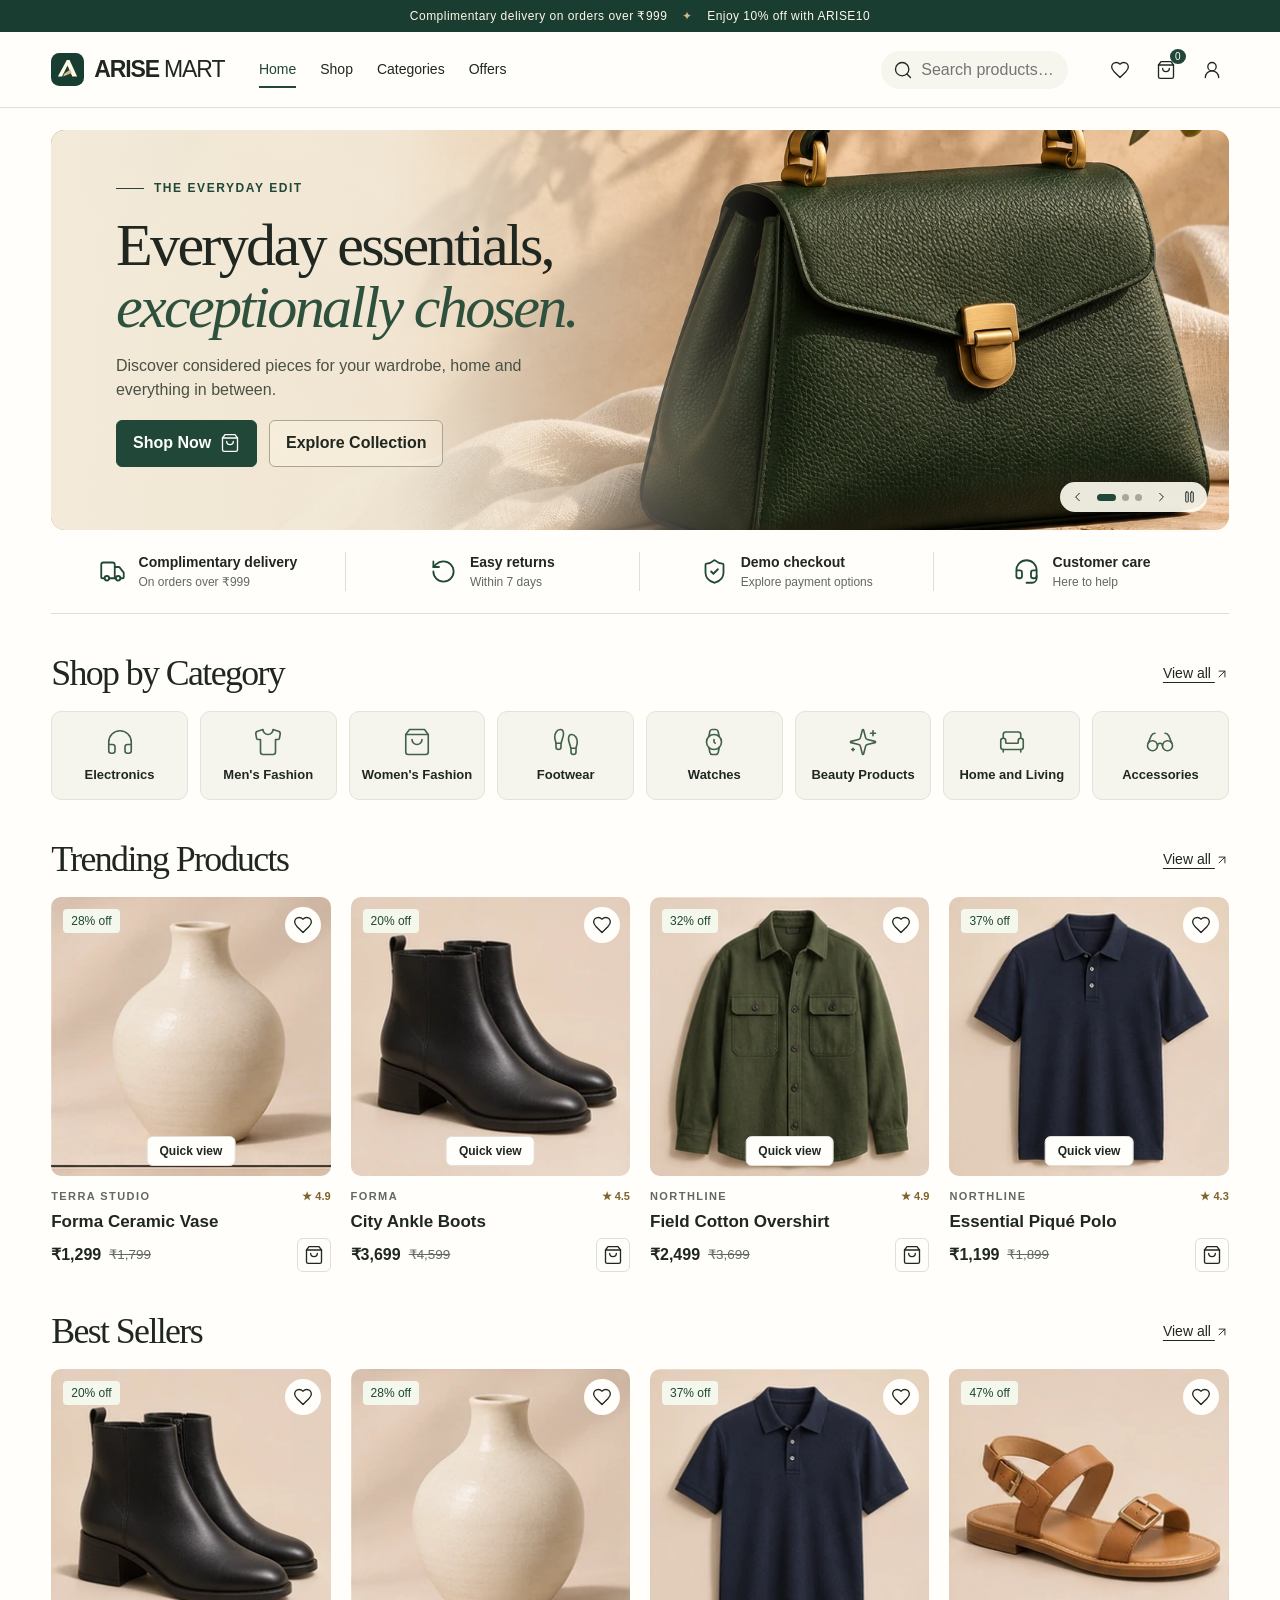
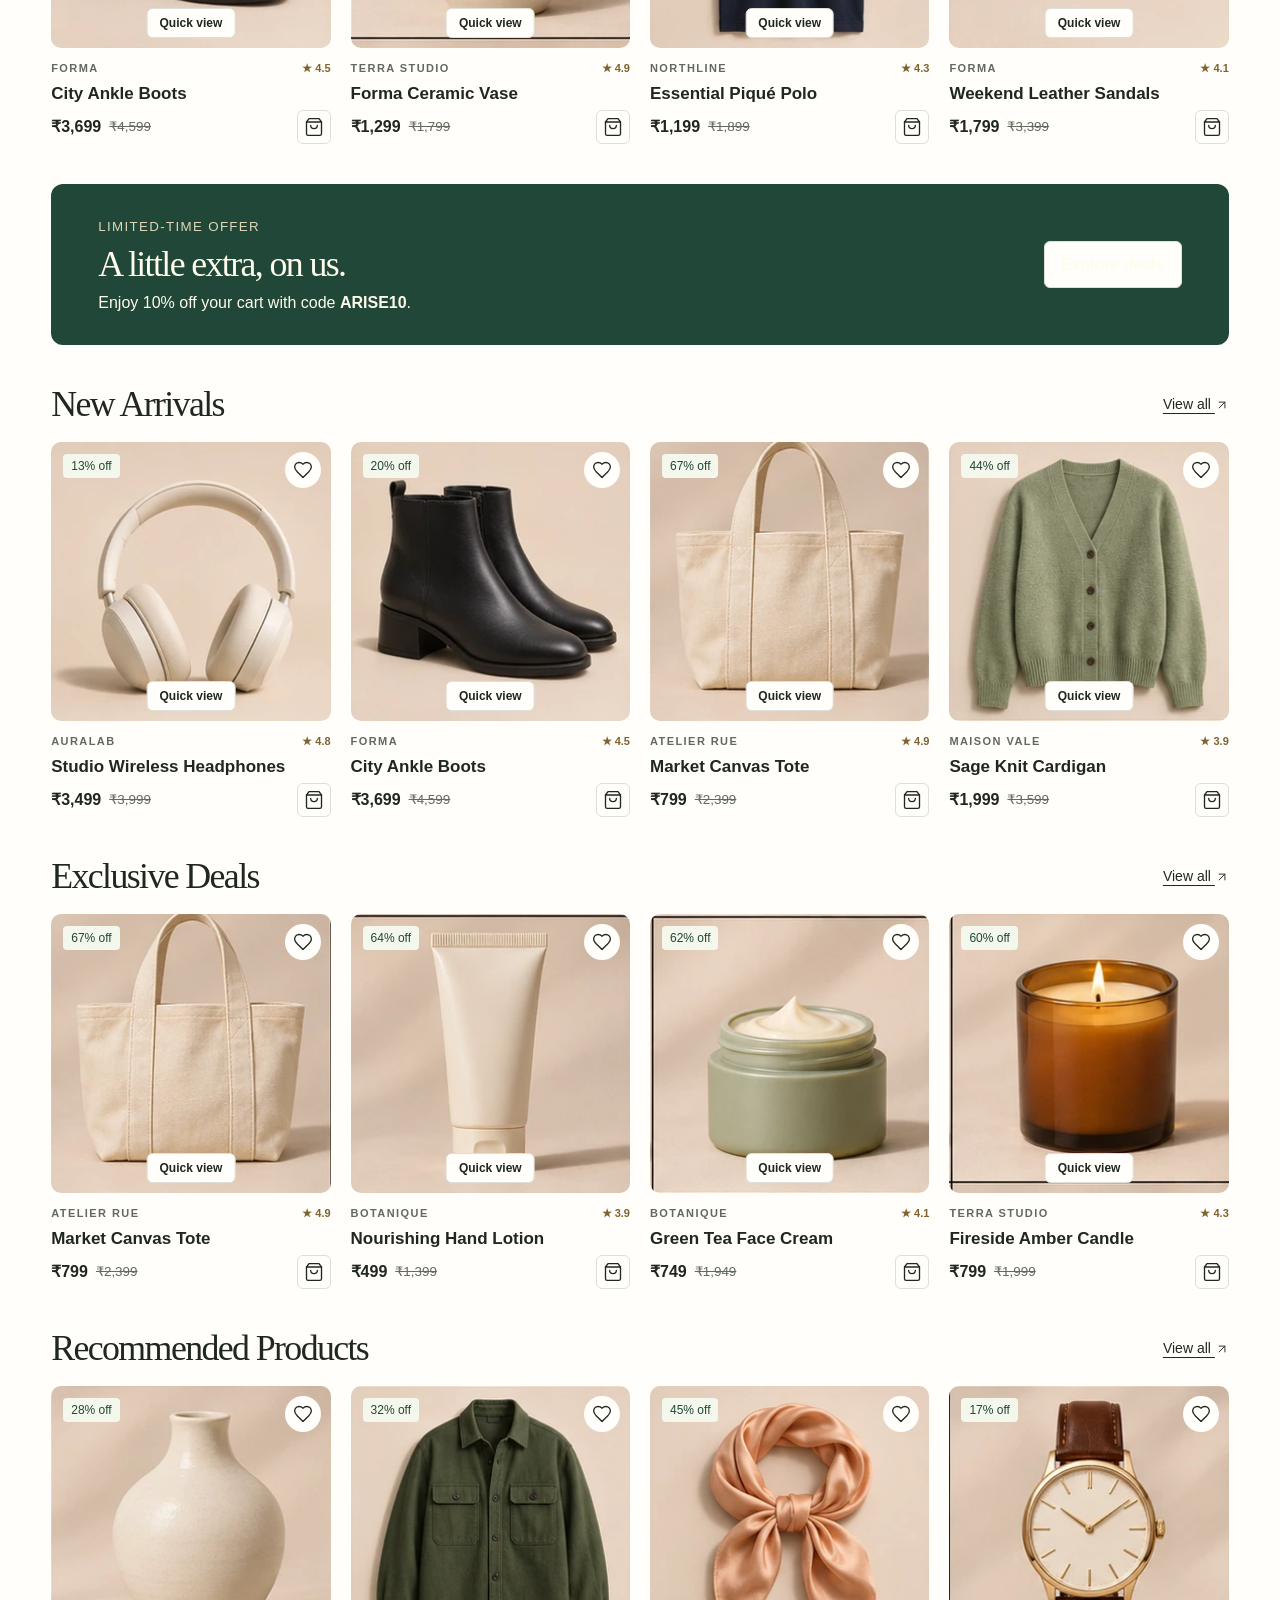
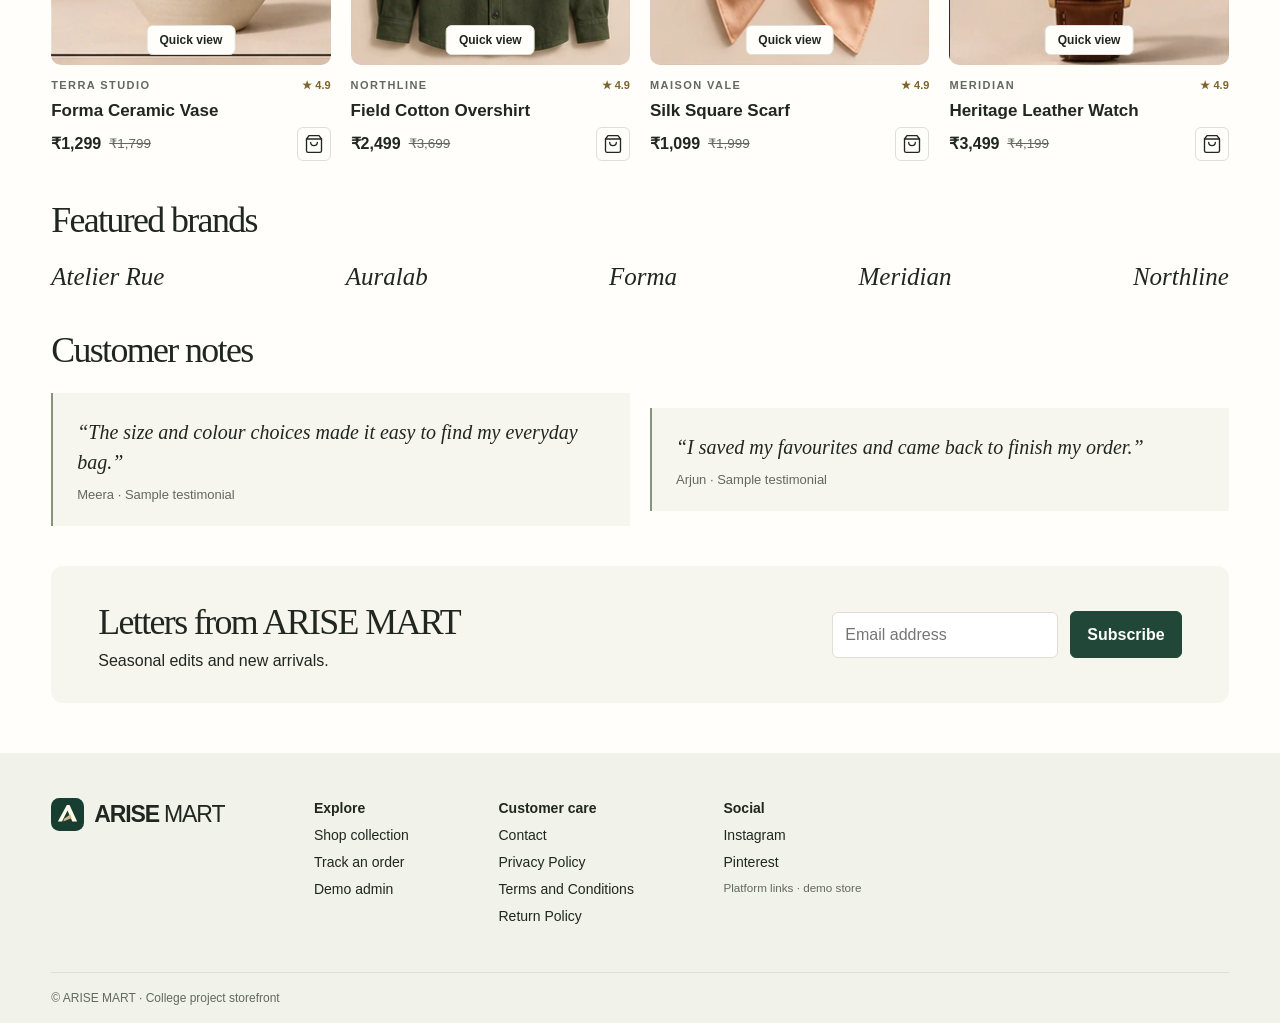
<file: index.html>
<!doctype html>
<html lang="en-IN">
  <head>
    <meta charset="utf-8" />
    <meta name="viewport" content="width=device-width,initial-scale=1" />
    <title>Storefront · ARISE MART</title>
    <link rel="icon" href="./assets/logo/mark.svg" />
    <link rel="stylesheet" href="./css/style.css" />
    <link rel="stylesheet" href="./css/responsive.css" />
    <link rel="stylesheet" href="./css/admin.css" />
    <script defer src="./js/lucide.js"></script>
    <script defer src="./js/app.js"></script>
    <script defer src="./js/products.js"></script>
    <script defer src="./js/cart.js"></script>
    <script defer src="./js/checkout.js"></script>
    <script defer src="./js/auth-demo.js"></script>
  </head>
  <body data-page="index">
    <a class="skip" href="#main">Skip to content</a>
    <header id="header"></header>
    <main id="main"><div class="skeleton" aria-label="Loading"></div></main>
    <footer id="footer"></footer>
    <nav id="bottom" aria-label="Mobile shopping navigation"></nav>
    <dialog id="dialog">
      <button class="close" aria-label="Close dialog">×</button>
      <div id="dialogBody"></div>
    </dialog>
    <div id="toast" role="status"></div>
    <noscript>Enable JavaScript to browse this demonstration store.</noscript>
  </body>
</html>
</file>
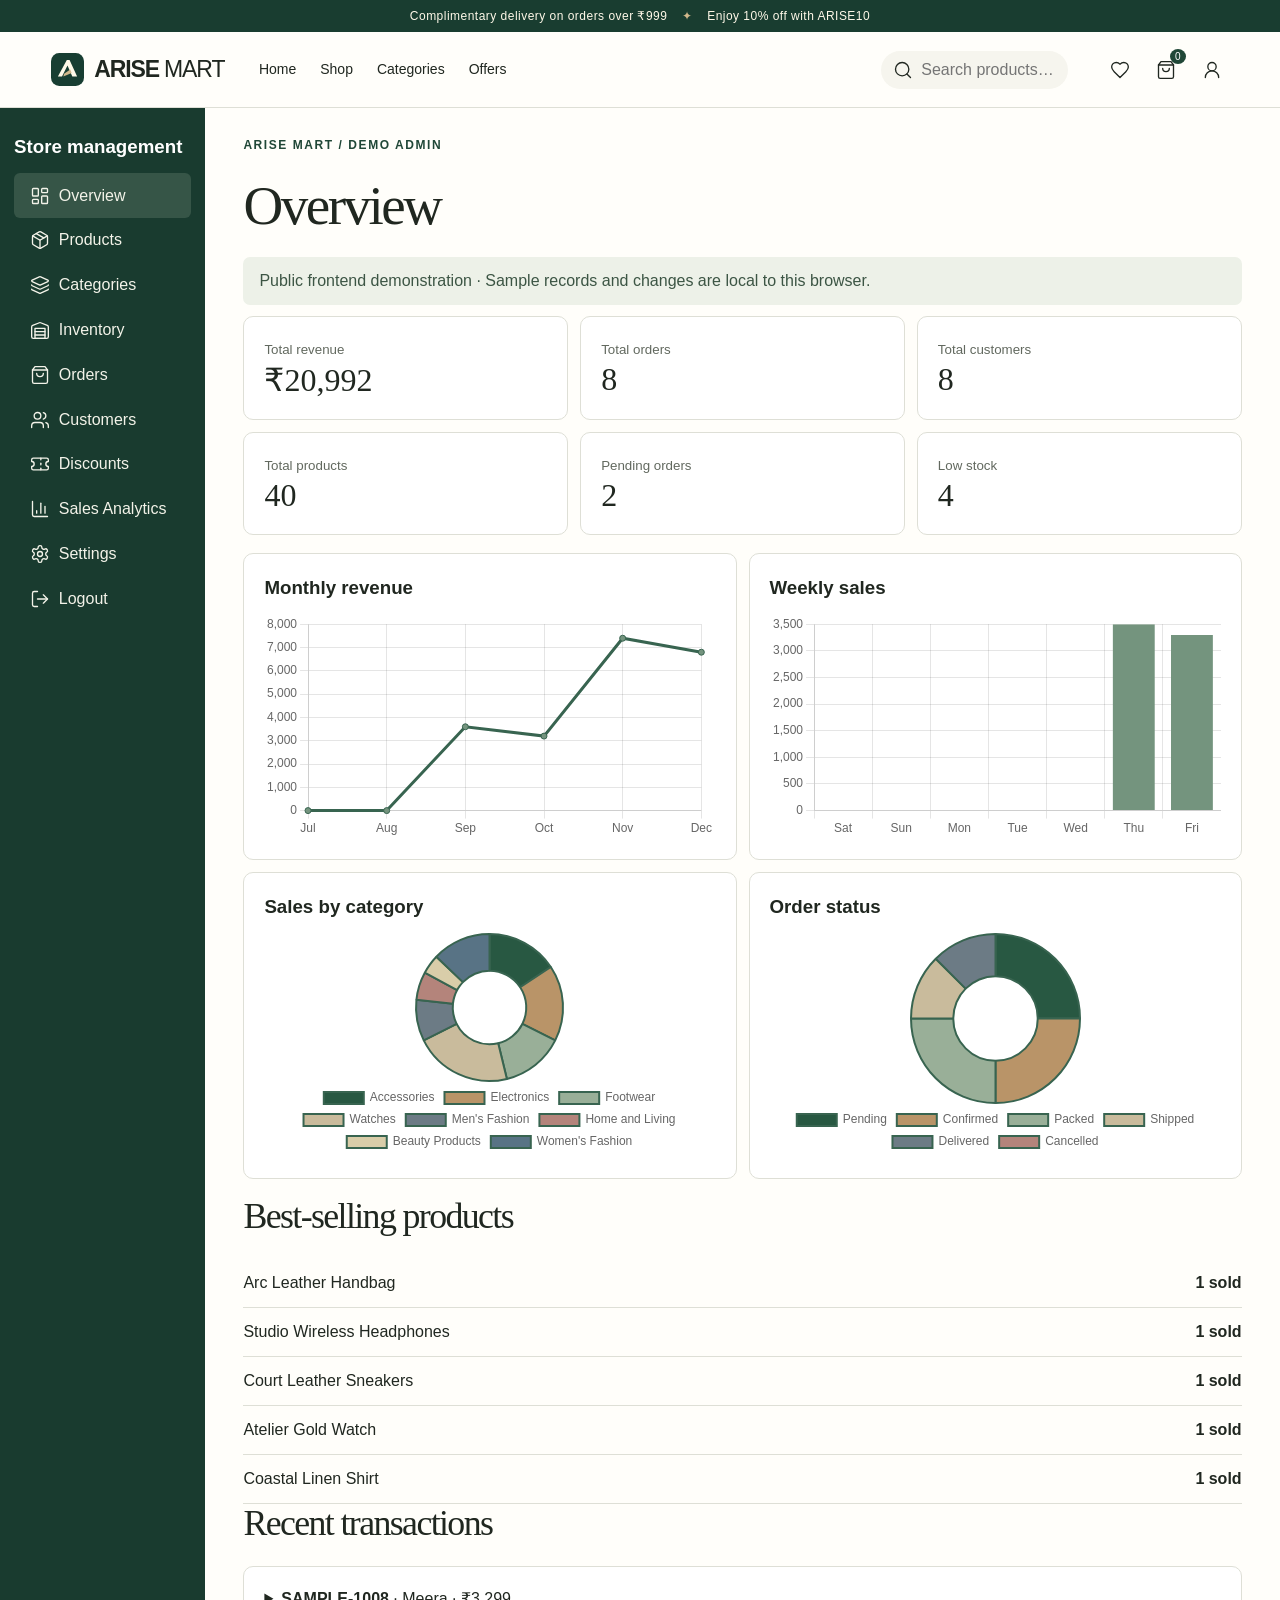
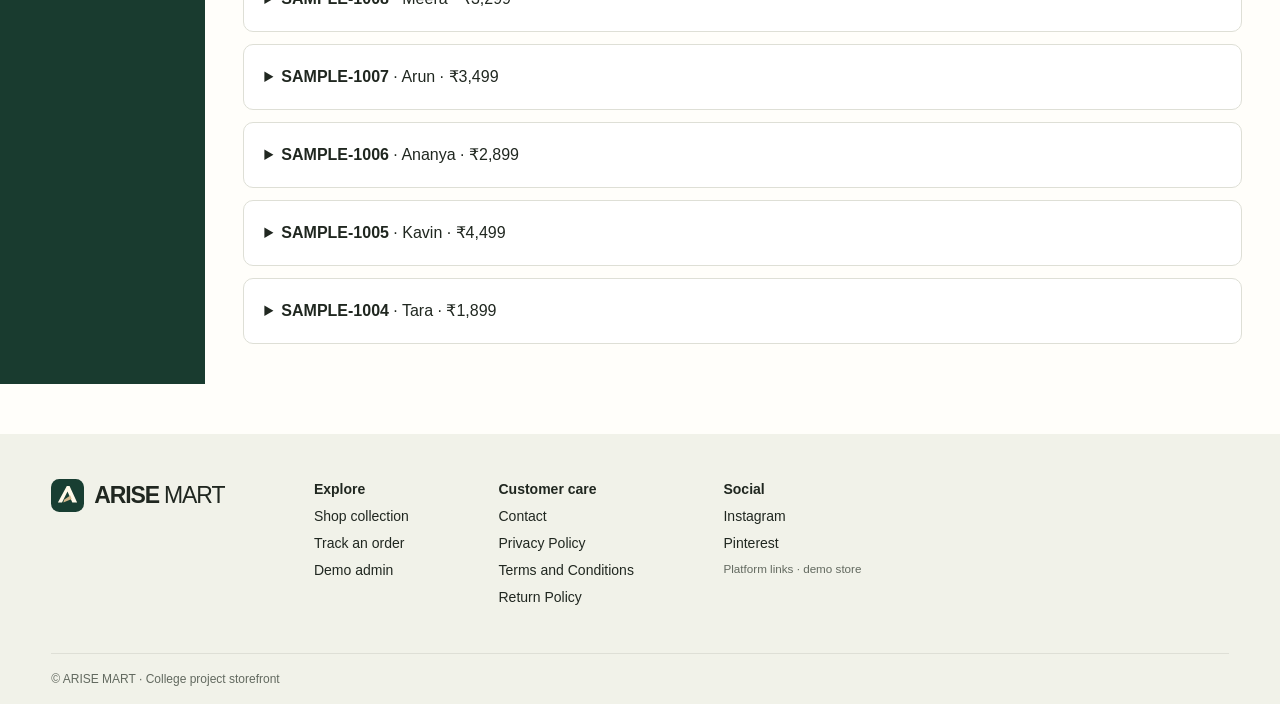
<file: admin.html>
<!doctype html>
<html lang="en-IN">
  <head>
    <meta charset="utf-8" />
    <meta name="viewport" content="width=device-width,initial-scale=1" />
    <title>Admin · ARISE MART</title>
    <link rel="icon" href="./assets/logo/mark.svg" />
    <link rel="stylesheet" href="./css/style.css" />
    <link rel="stylesheet" href="./css/responsive.css" />
    <link rel="stylesheet" href="./css/admin.css" />
    <script defer src="./js/lucide.js"></script>
    <script defer src="./js/app.js"></script>
    <script defer src="./js/products.js"></script>
    <script defer src="./js/cart.js"></script>
    <script defer src="./js/checkout.js"></script>
    <script defer src="./js/auth-demo.js"></script>
    <script defer src="./js/chart.umd.js"></script>
    <script defer src="./js/admin.js"></script>
  </head>
  <body data-page="admin">
    <a class="skip" href="#main">Skip to content</a>
    <header id="header"></header>
    <main id="main"><div class="skeleton" aria-label="Loading"></div></main>
    <footer id="footer"></footer>
    <nav id="bottom" aria-label="Mobile shopping navigation"></nav>
    <dialog id="dialog">
      <button class="close" aria-label="Close dialog">×</button>
      <div id="dialogBody"></div>
    </dialog>
    <div id="toast" role="status"></div>
    <noscript>Enable JavaScript to browse this demonstration store.</noscript>
  </body>
</html>
</file>
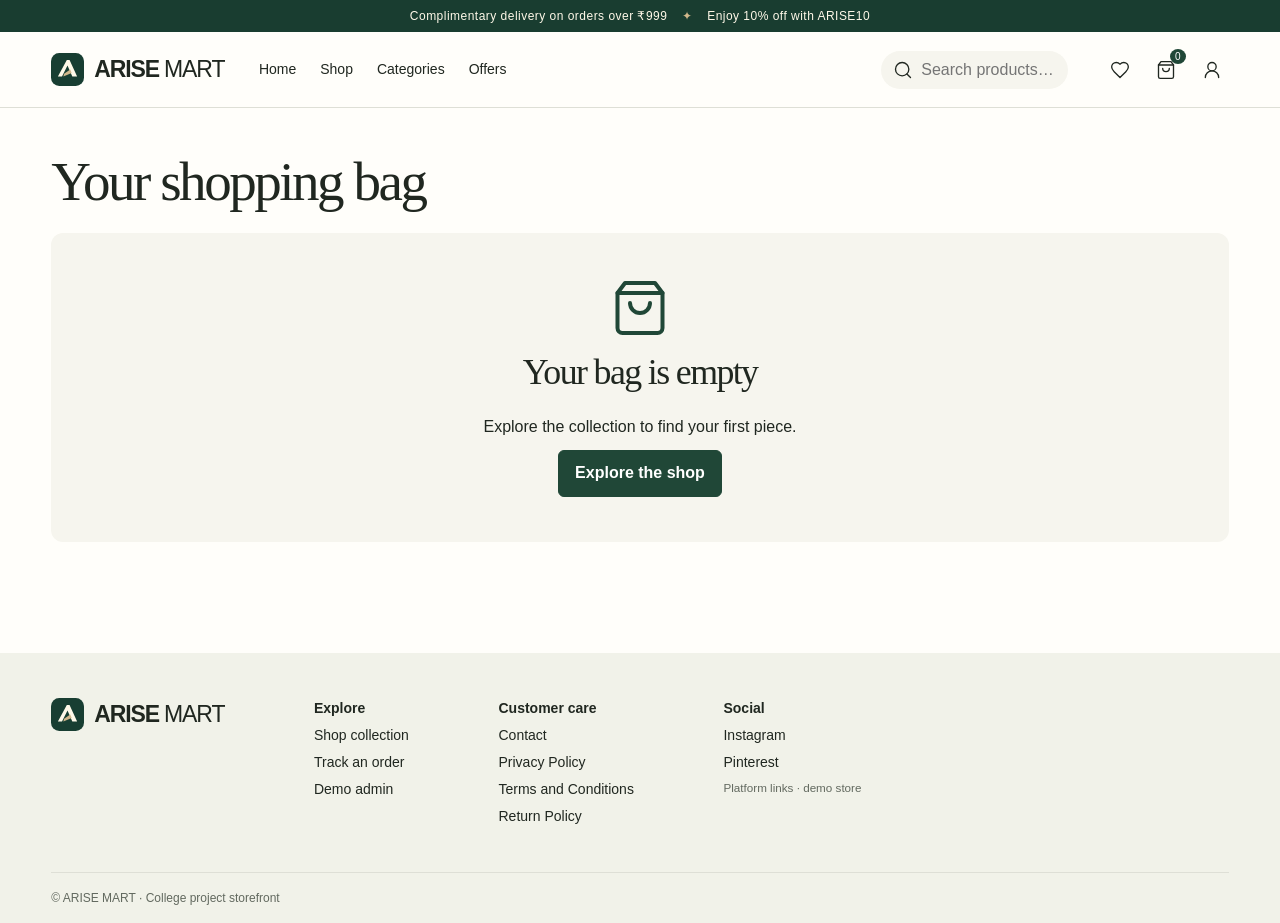
<file: cart.html>
<!doctype html>
<html lang="en-IN">
  <head>
    <meta charset="utf-8" />
    <meta name="viewport" content="width=device-width,initial-scale=1" />
    <title>Cart · ARISE MART</title>
    <link rel="icon" href="./assets/logo/mark.svg" />
    <link rel="stylesheet" href="./css/style.css" />
    <link rel="stylesheet" href="./css/responsive.css" />
    <link rel="stylesheet" href="./css/admin.css" />
    <script defer src="./js/lucide.js"></script>
    <script defer src="./js/app.js"></script>
    <script defer src="./js/products.js"></script>
    <script defer src="./js/cart.js"></script>
    <script defer src="./js/checkout.js"></script>
    <script defer src="./js/auth-demo.js"></script>
  </head>
  <body data-page="cart">
    <a class="skip" href="#main">Skip to content</a>
    <header id="header"></header>
    <main id="main"><div class="skeleton" aria-label="Loading"></div></main>
    <footer id="footer"></footer>
    <nav id="bottom" aria-label="Mobile shopping navigation"></nav>
    <dialog id="dialog">
      <button class="close" aria-label="Close dialog">×</button>
      <div id="dialogBody"></div>
    </dialog>
    <div id="toast" role="status"></div>
    <noscript>Enable JavaScript to browse this demonstration store.</noscript>
  </body>
</html>
</file>
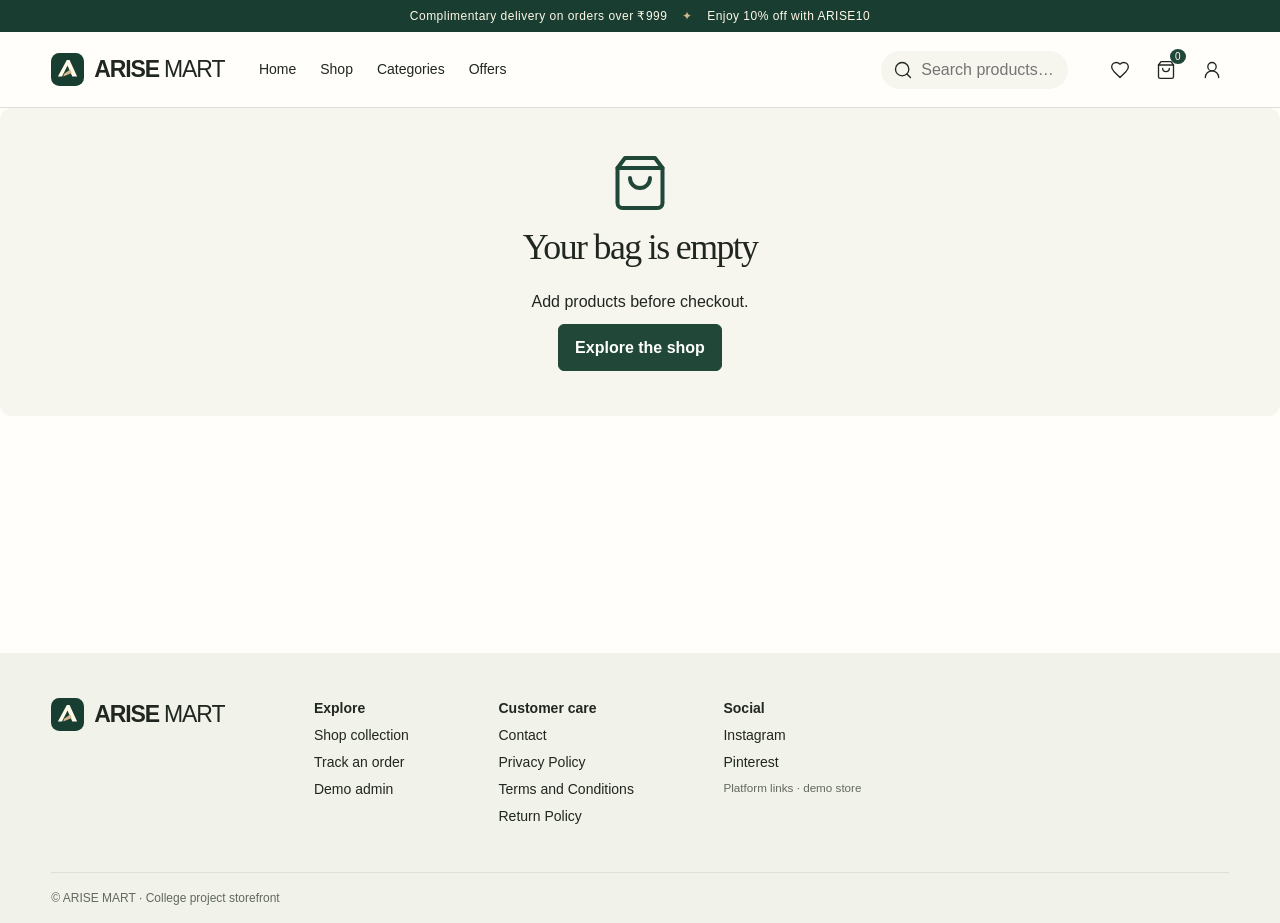
<file: checkout.html>
<!doctype html>
<html lang="en-IN">
  <head>
    <meta charset="utf-8" />
    <meta name="viewport" content="width=device-width,initial-scale=1" />
    <title>Checkout · ARISE MART</title>
    <link rel="icon" href="./assets/logo/mark.svg" />
    <link rel="stylesheet" href="./css/style.css" />
    <link rel="stylesheet" href="./css/responsive.css" />
    <link rel="stylesheet" href="./css/admin.css" />
    <script defer src="./js/lucide.js"></script>
    <script defer src="./js/app.js"></script>
    <script defer src="./js/products.js"></script>
    <script defer src="./js/cart.js"></script>
    <script defer src="./js/checkout.js"></script>
    <script defer src="./js/auth-demo.js"></script>
  </head>
  <body data-page="checkout">
    <a class="skip" href="#main">Skip to content</a>
    <header id="header"></header>
    <main id="main"><div class="skeleton" aria-label="Loading"></div></main>
    <footer id="footer"></footer>
    <nav id="bottom" aria-label="Mobile shopping navigation"></nav>
    <dialog id="dialog">
      <button class="close" aria-label="Close dialog">×</button>
      <div id="dialogBody"></div>
    </dialog>
    <div id="toast" role="status"></div>
    <noscript>Enable JavaScript to browse this demonstration store.</noscript>
  </body>
</html>
</file>
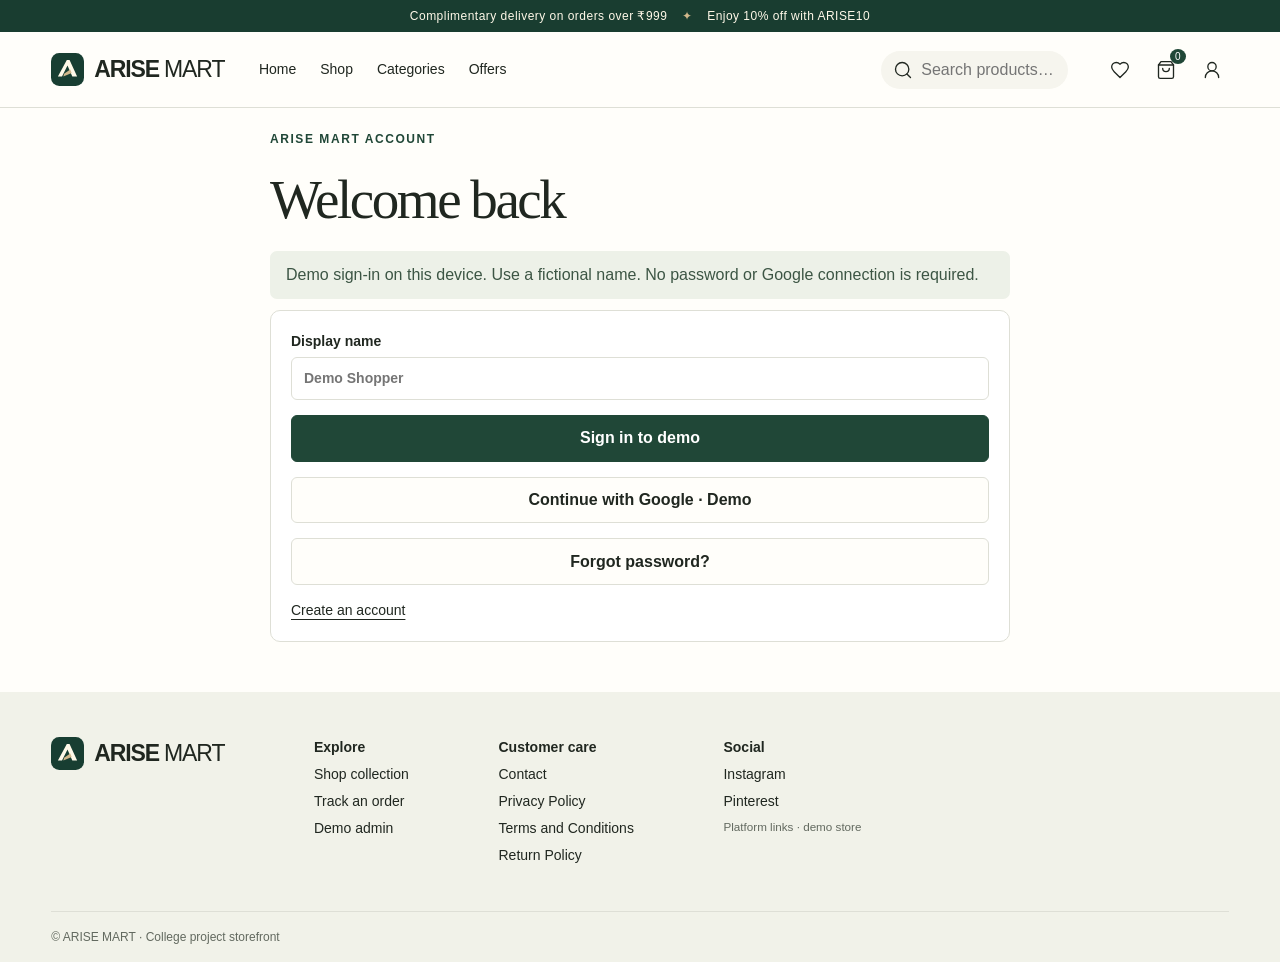
<file: login.html>
<!doctype html>
<html lang="en-IN">
  <head>
    <meta charset="utf-8" />
    <meta name="viewport" content="width=device-width,initial-scale=1" />
    <title>Login · ARISE MART</title>
    <link rel="icon" href="./assets/logo/mark.svg" />
    <link rel="stylesheet" href="./css/style.css" />
    <link rel="stylesheet" href="./css/responsive.css" />
    <link rel="stylesheet" href="./css/admin.css" />
    <script defer src="./js/lucide.js"></script>
    <script defer src="./js/app.js"></script>
    <script defer src="./js/products.js"></script>
    <script defer src="./js/cart.js"></script>
    <script defer src="./js/checkout.js"></script>
    <script defer src="./js/auth-demo.js"></script>
  </head>
  <body data-page="login">
    <a class="skip" href="#main">Skip to content</a>
    <header id="header"></header>
    <main id="main"><div class="skeleton" aria-label="Loading"></div></main>
    <footer id="footer"></footer>
    <nav id="bottom" aria-label="Mobile shopping navigation"></nav>
    <dialog id="dialog">
      <button class="close" aria-label="Close dialog">×</button>
      <div id="dialogBody"></div>
    </dialog>
    <div id="toast" role="status"></div>
    <noscript>Enable JavaScript to browse this demonstration store.</noscript>
  </body>
</html>
</file>
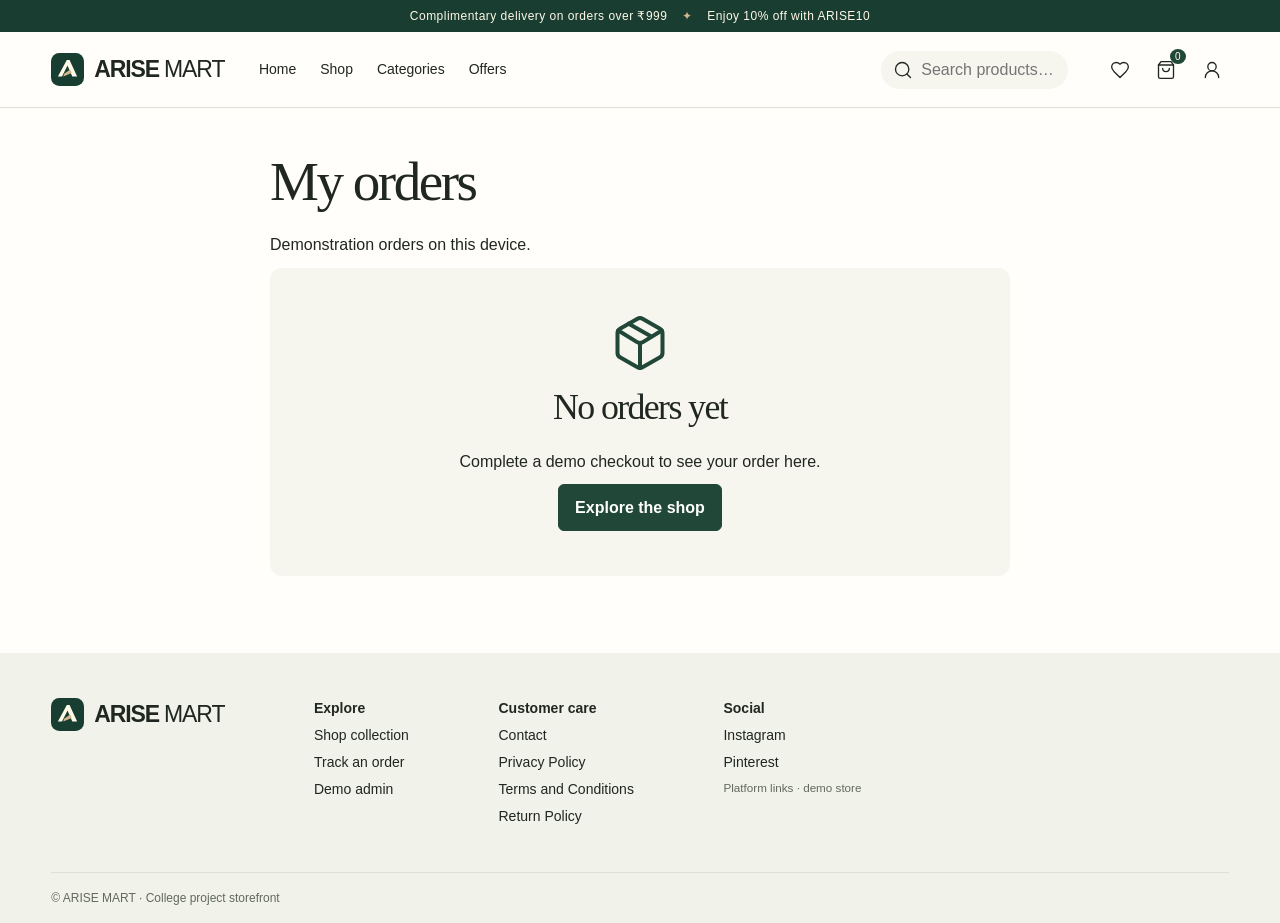
<file: orders.html>
<!doctype html>
<html lang="en-IN">
  <head>
    <meta charset="utf-8" />
    <meta name="viewport" content="width=device-width,initial-scale=1" />
    <title>Orders · ARISE MART</title>
    <link rel="icon" href="./assets/logo/mark.svg" />
    <link rel="stylesheet" href="./css/style.css" />
    <link rel="stylesheet" href="./css/responsive.css" />
    <link rel="stylesheet" href="./css/admin.css" />
    <script defer src="./js/lucide.js"></script>
    <script defer src="./js/app.js"></script>
    <script defer src="./js/products.js"></script>
    <script defer src="./js/cart.js"></script>
    <script defer src="./js/checkout.js"></script>
    <script defer src="./js/auth-demo.js"></script>
  </head>
  <body data-page="orders">
    <a class="skip" href="#main">Skip to content</a>
    <header id="header"></header>
    <main id="main"><div class="skeleton" aria-label="Loading"></div></main>
    <footer id="footer"></footer>
    <nav id="bottom" aria-label="Mobile shopping navigation"></nav>
    <dialog id="dialog">
      <button class="close" aria-label="Close dialog">×</button>
      <div id="dialogBody"></div>
    </dialog>
    <div id="toast" role="status"></div>
    <noscript>Enable JavaScript to browse this demonstration store.</noscript>
  </body>
</html>
</file>
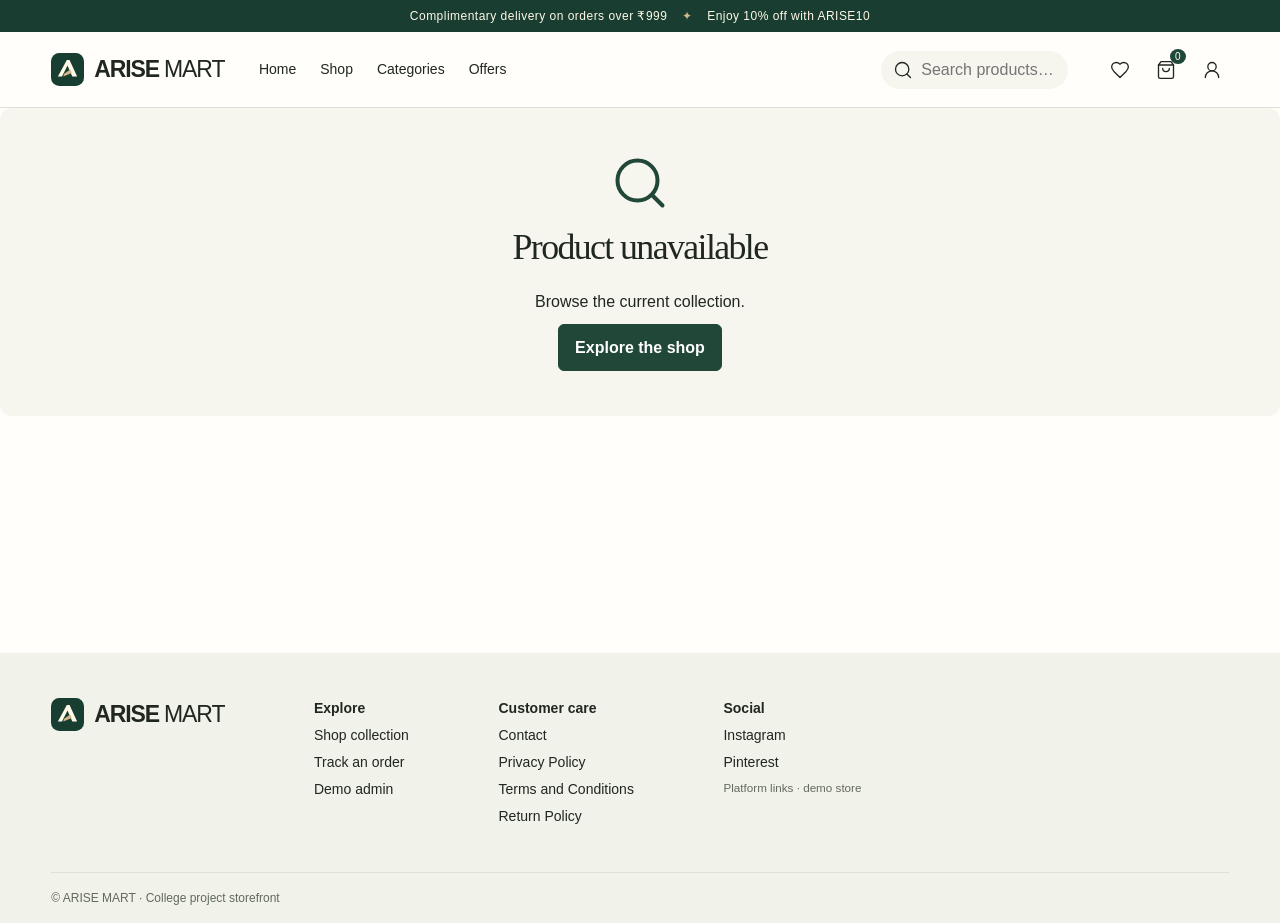
<file: product.html>
<!doctype html>
<html lang="en-IN">
  <head>
    <meta charset="utf-8" />
    <meta name="viewport" content="width=device-width,initial-scale=1" />
    <title>Product · ARISE MART</title>
    <link rel="icon" href="./assets/logo/mark.svg" />
    <link rel="stylesheet" href="./css/style.css" />
    <link rel="stylesheet" href="./css/responsive.css" />
    <link rel="stylesheet" href="./css/admin.css" />
    <script defer src="./js/lucide.js"></script>
    <script defer src="./js/app.js"></script>
    <script defer src="./js/products.js"></script>
    <script defer src="./js/cart.js"></script>
    <script defer src="./js/checkout.js"></script>
    <script defer src="./js/auth-demo.js"></script>
  </head>
  <body data-page="product">
    <a class="skip" href="#main">Skip to content</a>
    <header id="header"></header>
    <main id="main"><div class="skeleton" aria-label="Loading"></div></main>
    <footer id="footer"></footer>
    <nav id="bottom" aria-label="Mobile shopping navigation"></nav>
    <dialog id="dialog">
      <button class="close" aria-label="Close dialog">×</button>
      <div id="dialogBody"></div>
    </dialog>
    <div id="toast" role="status"></div>
    <noscript>Enable JavaScript to browse this demonstration store.</noscript>
  </body>
</html>
</file>
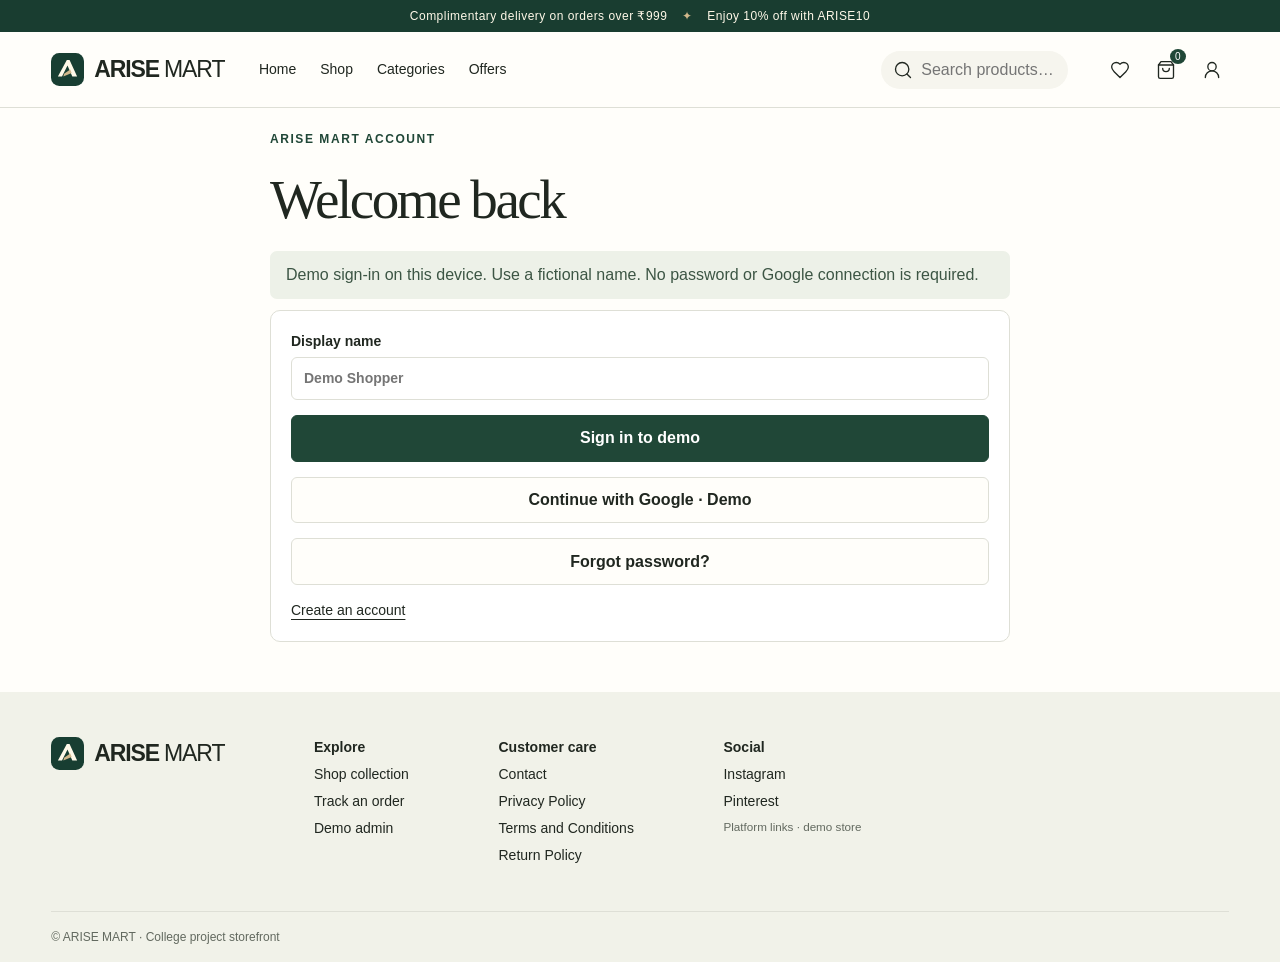
<file: profile.html>
<!doctype html>
<html lang="en-IN">
  <head>
    <meta charset="utf-8" />
    <meta name="viewport" content="width=device-width,initial-scale=1" />
    <title>Profile · ARISE MART</title>
    <link rel="icon" href="./assets/logo/mark.svg" />
    <link rel="stylesheet" href="./css/style.css" />
    <link rel="stylesheet" href="./css/responsive.css" />
    <link rel="stylesheet" href="./css/admin.css" />
    <script defer src="./js/lucide.js"></script>
    <script defer src="./js/app.js"></script>
    <script defer src="./js/products.js"></script>
    <script defer src="./js/cart.js"></script>
    <script defer src="./js/checkout.js"></script>
    <script defer src="./js/auth-demo.js"></script>
  </head>
  <body data-page="profile">
    <a class="skip" href="#main">Skip to content</a>
    <header id="header"></header>
    <main id="main"><div class="skeleton" aria-label="Loading"></div></main>
    <footer id="footer"></footer>
    <nav id="bottom" aria-label="Mobile shopping navigation"></nav>
    <dialog id="dialog">
      <button class="close" aria-label="Close dialog">×</button>
      <div id="dialogBody"></div>
    </dialog>
    <div id="toast" role="status"></div>
    <noscript>Enable JavaScript to browse this demonstration store.</noscript>
  </body>
</html>
</file>
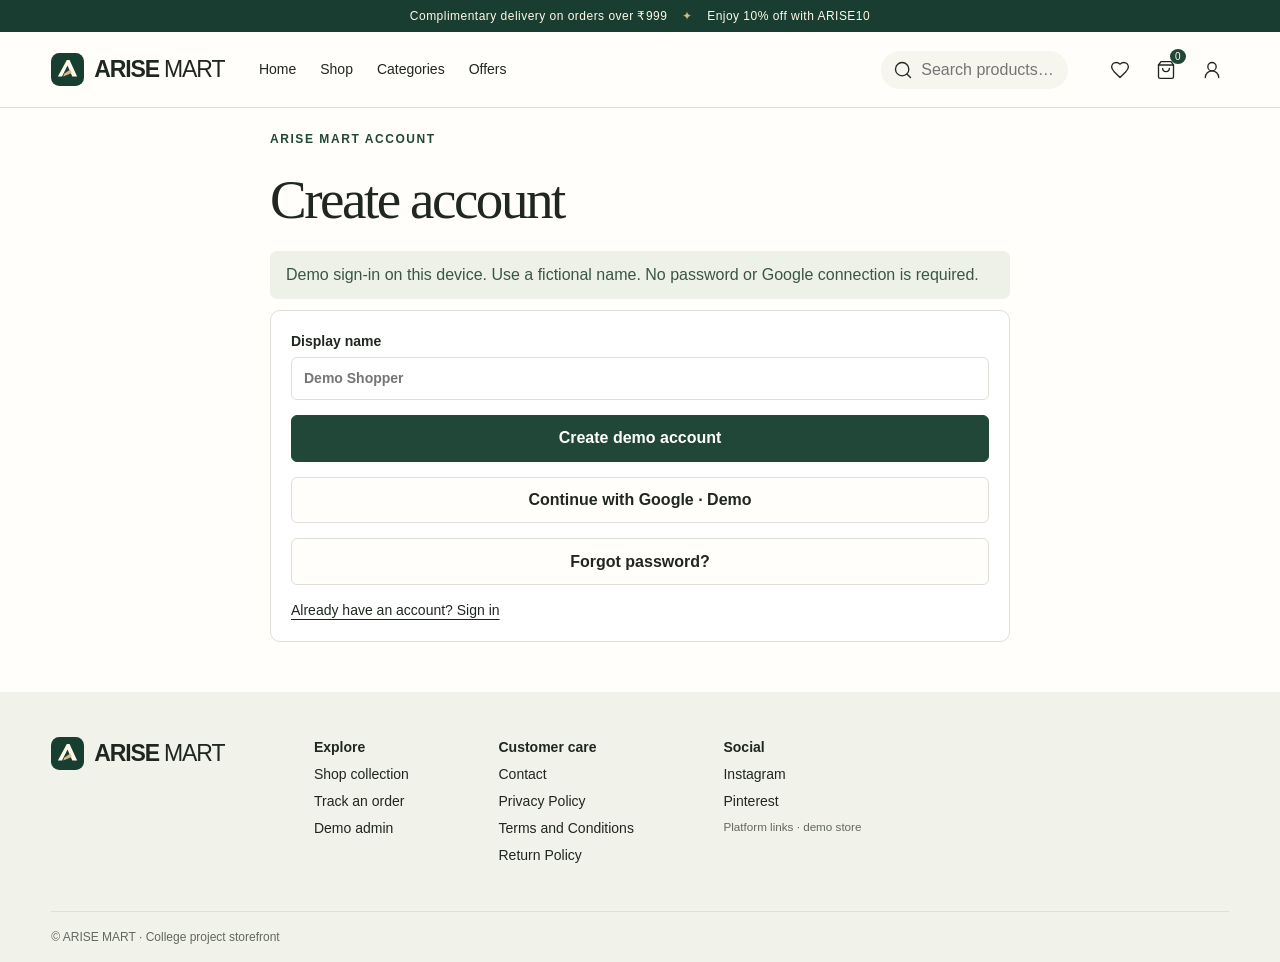
<file: register.html>
<!doctype html>
<html lang="en-IN">
  <head>
    <meta charset="utf-8" />
    <meta name="viewport" content="width=device-width,initial-scale=1" />
    <title>Register · ARISE MART</title>
    <link rel="icon" href="./assets/logo/mark.svg" />
    <link rel="stylesheet" href="./css/style.css" />
    <link rel="stylesheet" href="./css/responsive.css" />
    <link rel="stylesheet" href="./css/admin.css" />
    <script defer src="./js/lucide.js"></script>
    <script defer src="./js/app.js"></script>
    <script defer src="./js/products.js"></script>
    <script defer src="./js/cart.js"></script>
    <script defer src="./js/checkout.js"></script>
    <script defer src="./js/auth-demo.js"></script>
  </head>
  <body data-page="register">
    <a class="skip" href="#main">Skip to content</a>
    <header id="header"></header>
    <main id="main"><div class="skeleton" aria-label="Loading"></div></main>
    <footer id="footer"></footer>
    <nav id="bottom" aria-label="Mobile shopping navigation"></nav>
    <dialog id="dialog">
      <button class="close" aria-label="Close dialog">×</button>
      <div id="dialogBody"></div>
    </dialog>
    <div id="toast" role="status"></div>
    <noscript>Enable JavaScript to browse this demonstration store.</noscript>
  </body>
</html>
</file>
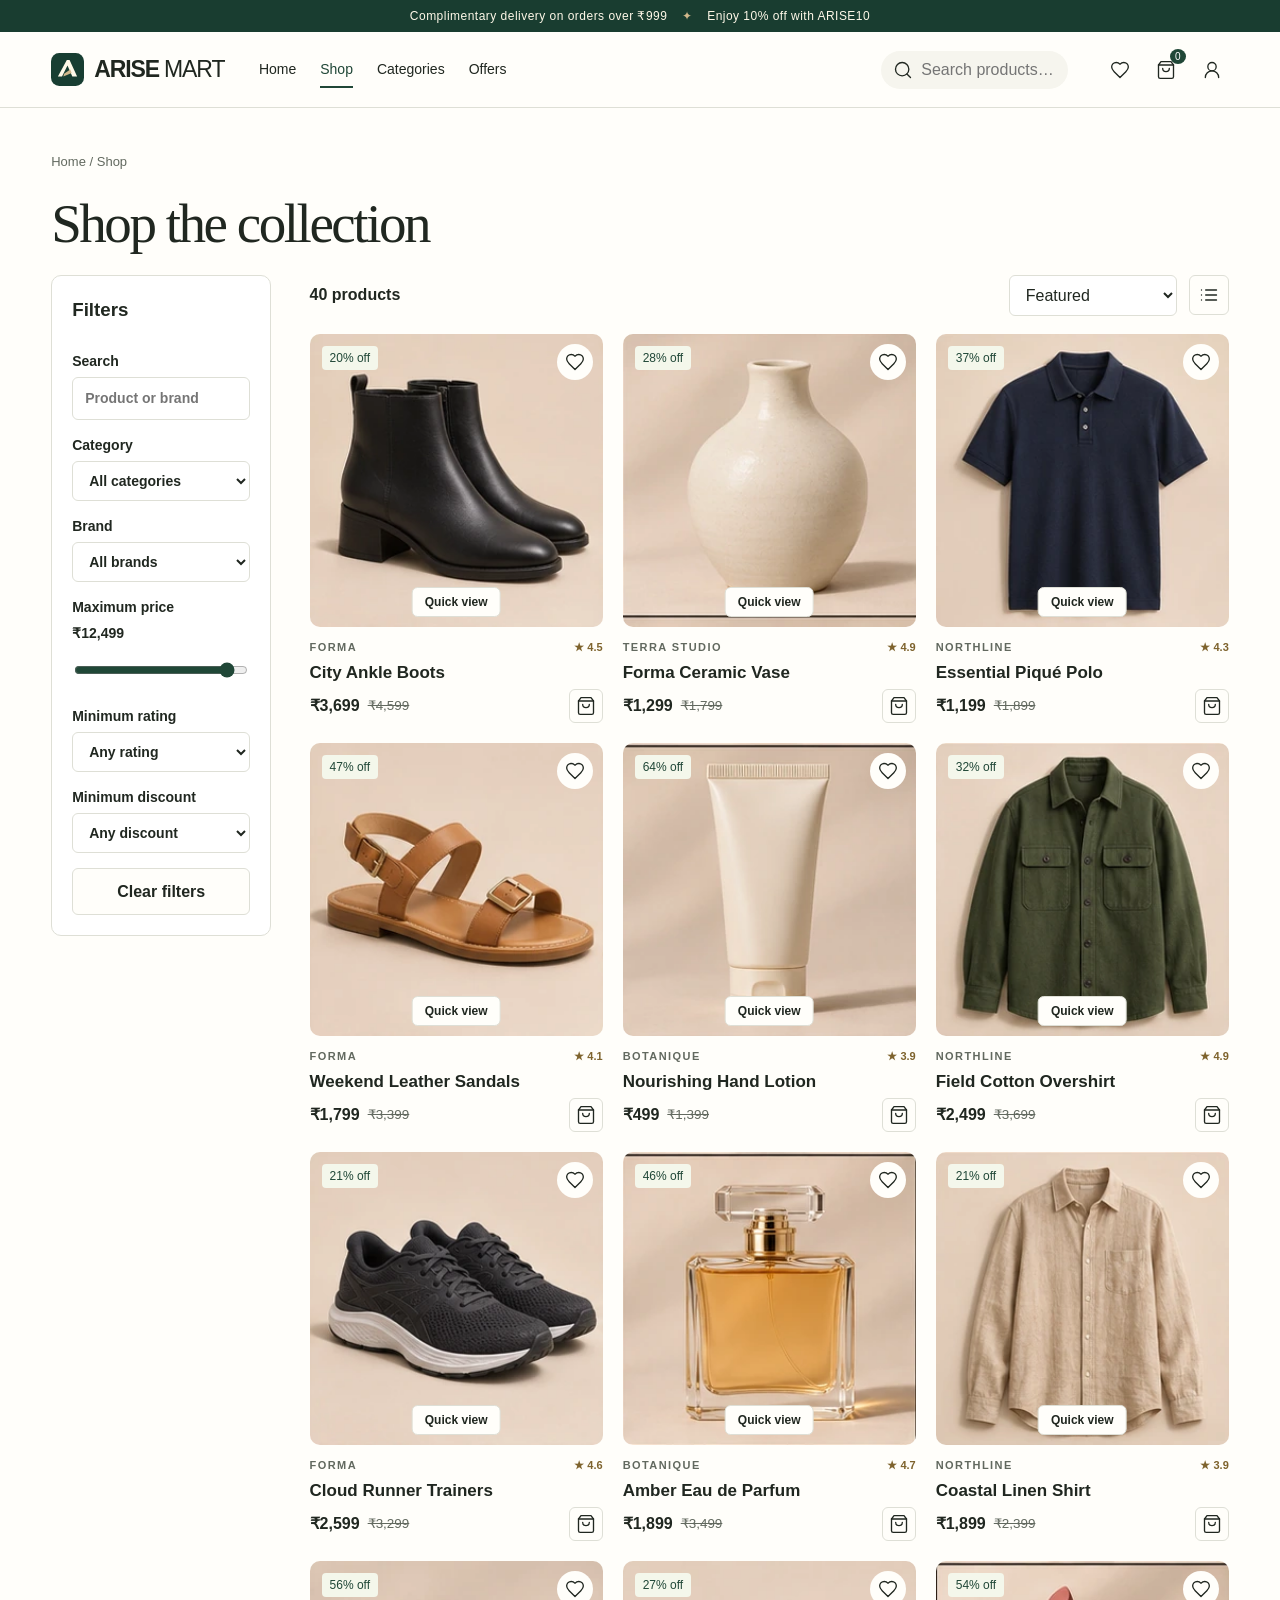
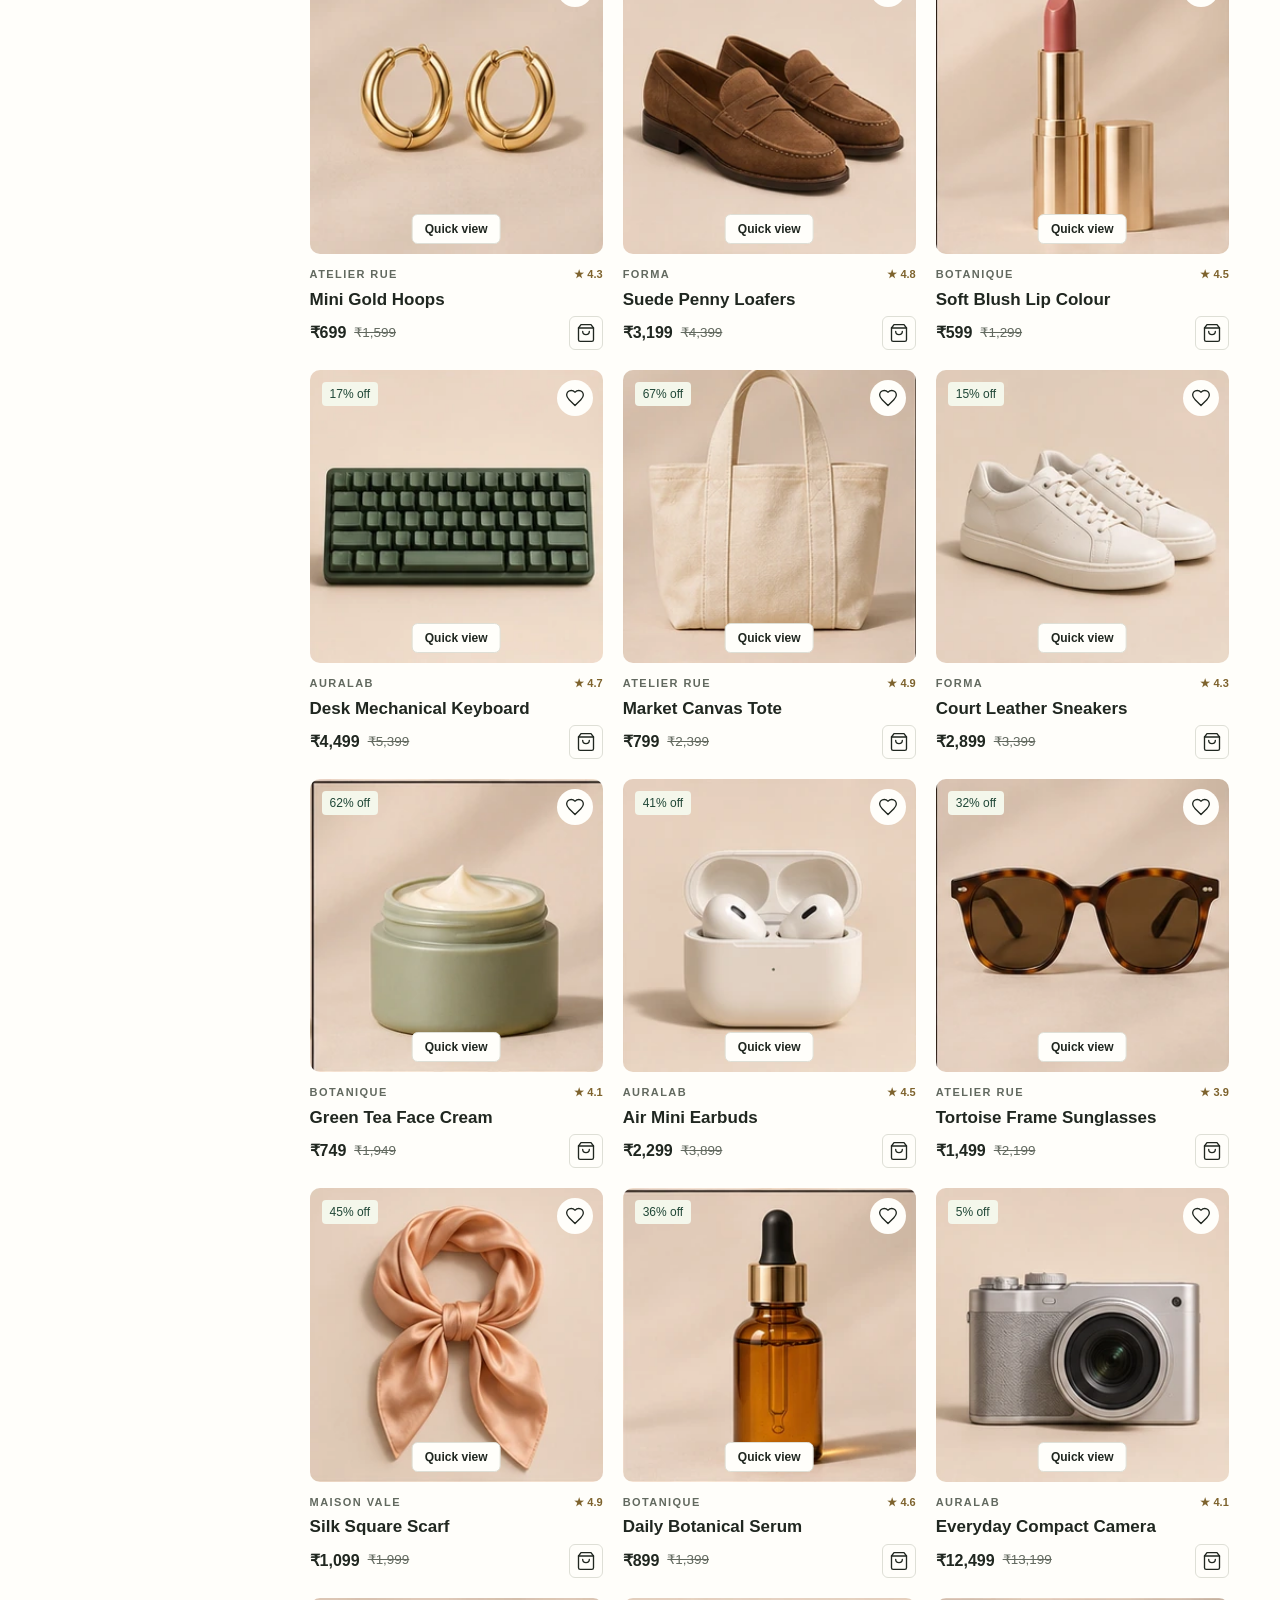
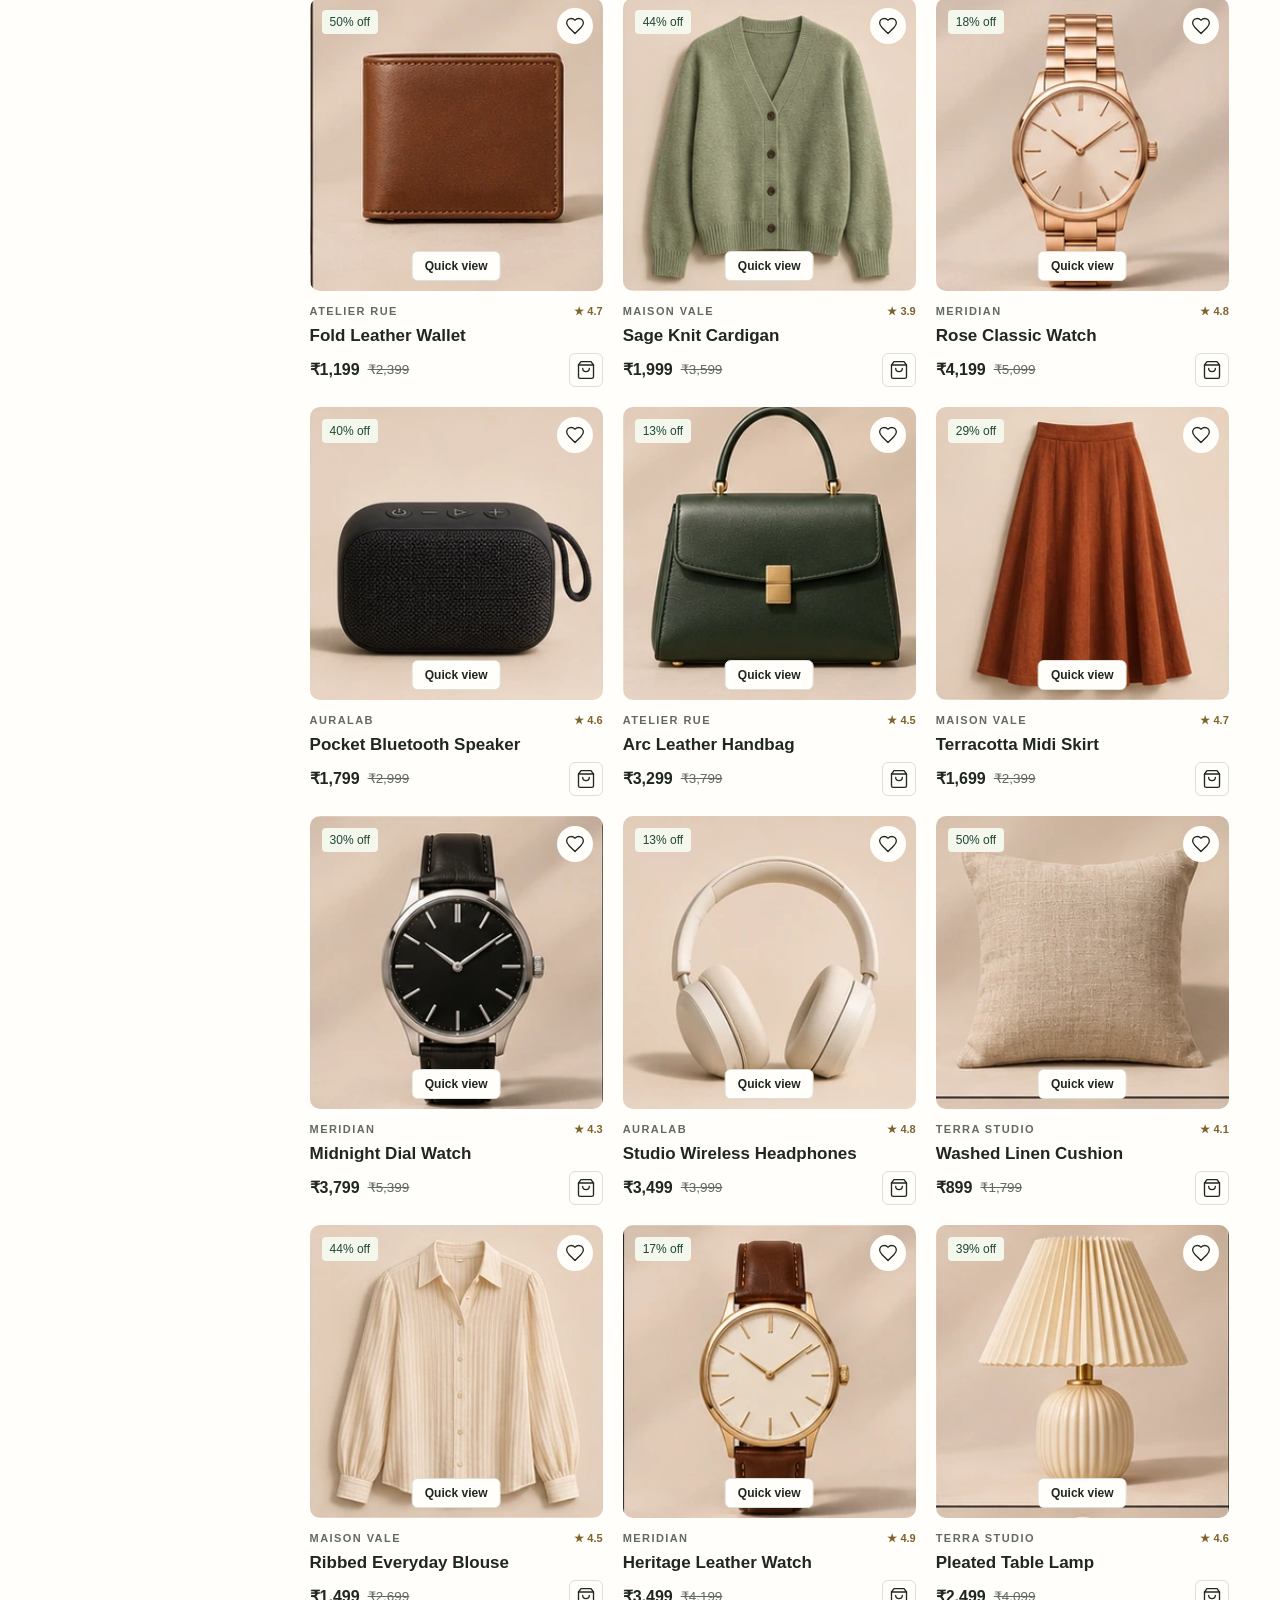
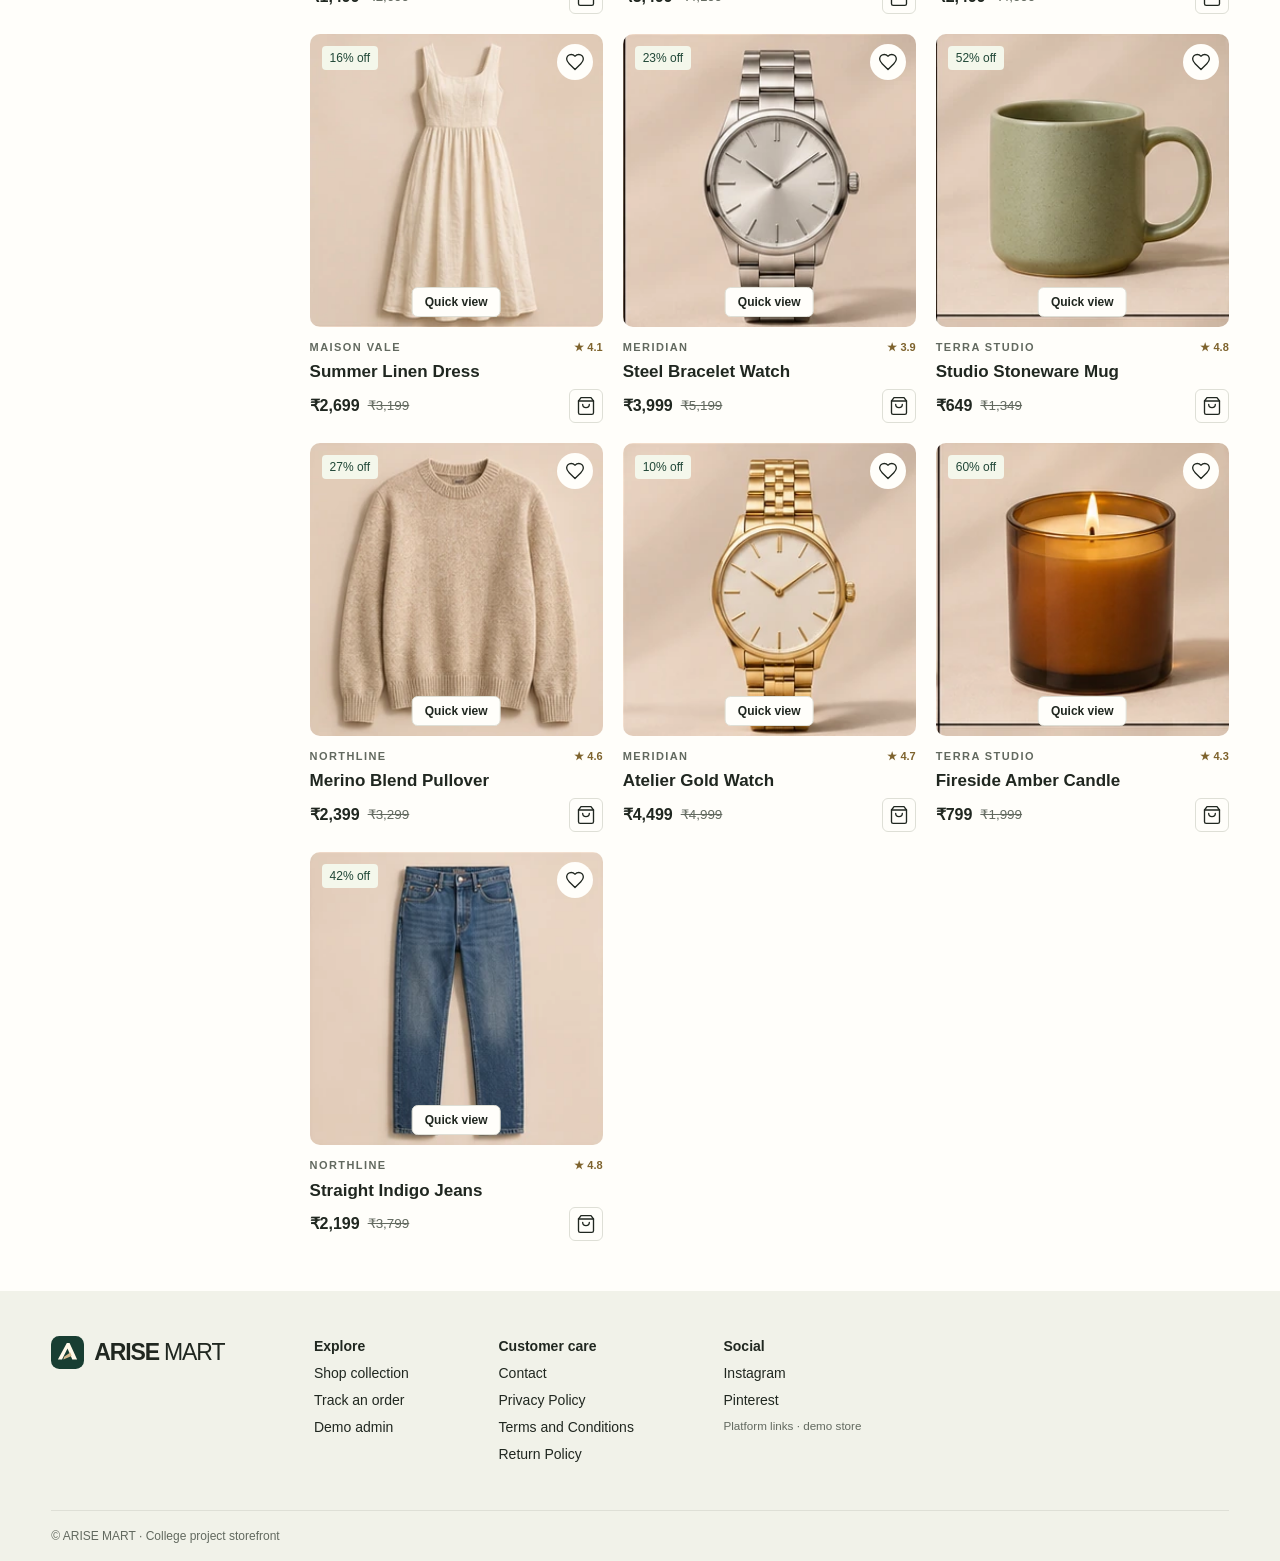
<file: shop.html>
<!doctype html>
<html lang="en-IN">
  <head>
    <meta charset="utf-8" />
    <meta name="viewport" content="width=device-width,initial-scale=1" />
    <title>Shop · ARISE MART</title>
    <link rel="icon" href="./assets/logo/mark.svg" />
    <link rel="stylesheet" href="./css/style.css" />
    <link rel="stylesheet" href="./css/responsive.css" />
    <link rel="stylesheet" href="./css/admin.css" />
    <script defer src="./js/lucide.js"></script>
    <script defer src="./js/app.js"></script>
    <script defer src="./js/products.js"></script>
    <script defer src="./js/cart.js"></script>
    <script defer src="./js/checkout.js"></script>
    <script defer src="./js/auth-demo.js"></script>
  </head>
  <body data-page="shop">
    <a class="skip" href="#main">Skip to content</a>
    <header id="header"></header>
    <main id="main"><div class="skeleton" aria-label="Loading"></div></main>
    <footer id="footer"></footer>
    <nav id="bottom" aria-label="Mobile shopping navigation"></nav>
    <dialog id="dialog">
      <button class="close" aria-label="Close dialog">×</button>
      <div id="dialogBody"></div>
    </dialog>
    <div id="toast" role="status"></div>
    <noscript>Enable JavaScript to browse this demonstration store.</noscript>
  </body>
</html>
</file>
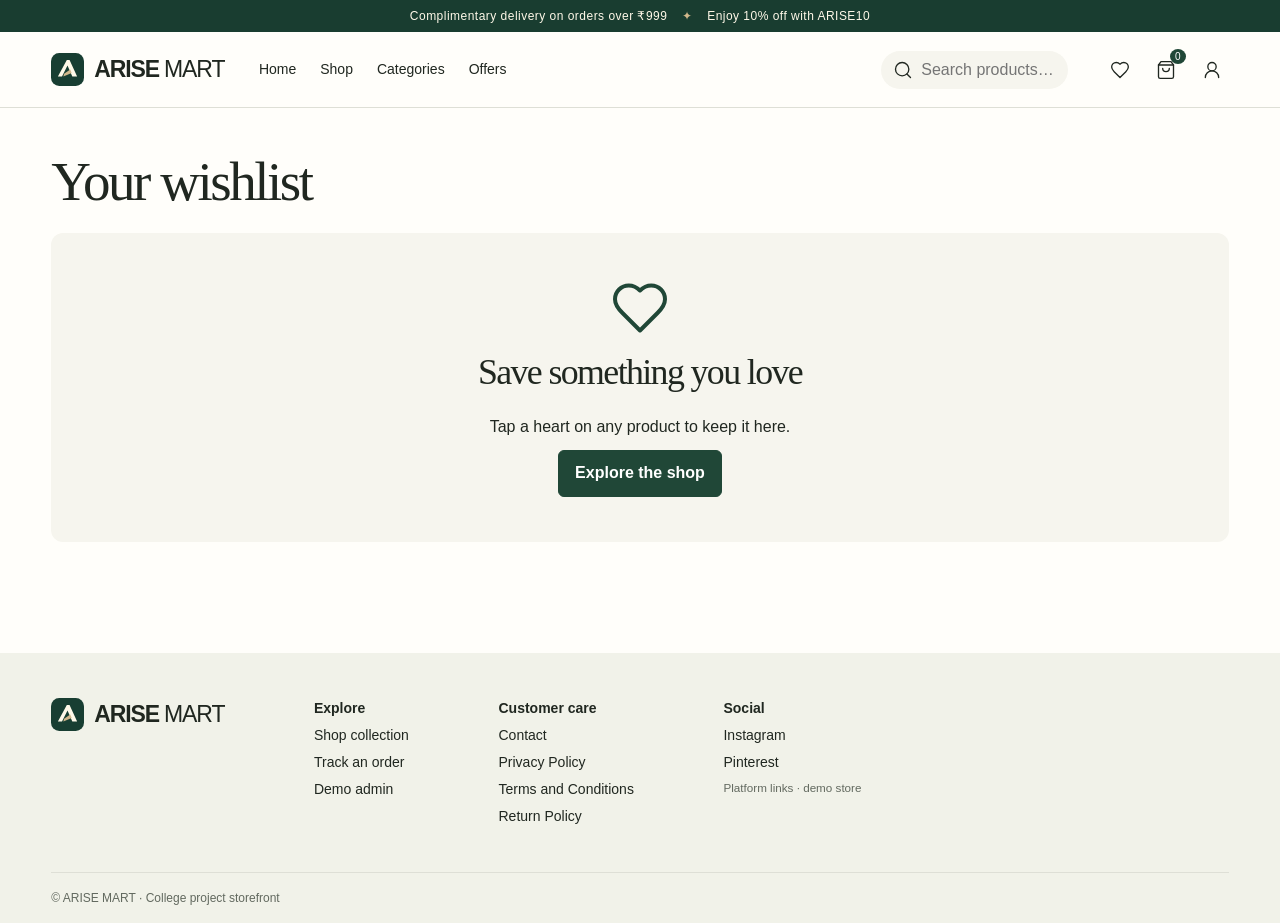
<file: wishlist.html>
<!doctype html>
<html lang="en-IN">
  <head>
    <meta charset="utf-8" />
    <meta name="viewport" content="width=device-width,initial-scale=1" />
    <title>Wishlist · ARISE MART</title>
    <link rel="icon" href="./assets/logo/mark.svg" />
    <link rel="stylesheet" href="./css/style.css" />
    <link rel="stylesheet" href="./css/responsive.css" />
    <link rel="stylesheet" href="./css/admin.css" />
    <script defer src="./js/lucide.js"></script>
    <script defer src="./js/app.js"></script>
    <script defer src="./js/products.js"></script>
    <script defer src="./js/cart.js"></script>
    <script defer src="./js/checkout.js"></script>
    <script defer src="./js/auth-demo.js"></script>
  </head>
  <body data-page="wishlist">
    <a class="skip" href="#main">Skip to content</a>
    <header id="header"></header>
    <main id="main"><div class="skeleton" aria-label="Loading"></div></main>
    <footer id="footer"></footer>
    <nav id="bottom" aria-label="Mobile shopping navigation"></nav>
    <dialog id="dialog">
      <button class="close" aria-label="Close dialog">×</button>
      <div id="dialogBody"></div>
    </dialog>
    <div id="toast" role="status"></div>
    <noscript>Enable JavaScript to browse this demonstration store.</noscript>
  </body>
</html>
</file>
<file: css/style.css>
:root {
  --ink: #202720;
  --green: #204737;
  --muted: #62695f;
  --line: #dedfd6;
  --paper: #fffefa;
  --cream: #f6f5ee;
  --serif: Georgia, "Times New Roman", serif;
}
* {
  box-sizing: border-box;
}
html {
  scroll-behavior: smooth;
  scroll-padding-top: 95px;
}
body {
  margin: 0;
  background: var(--paper);
  color: var(--ink);
  font:
    16px/1.5 "Open Sans",
    Arial,
    sans-serif;
}
a {
  color: inherit;
  text-decoration: none;
}
button,
input,
select,
textarea {
  font: inherit;
  color: inherit;
}
button,
.outline,
.primary,
.light {
  border: 1px solid var(--line);
  background: var(--paper);
  border-radius: 6px;
  padding: 0.65rem 1rem;
  cursor: pointer;
  display: inline-flex;
  align-items: center;
  justify-content: center;
  gap: 0.55rem;
  font-weight: 600;
}
button:hover,
.outline:hover {
  border-color: var(--green);
  background: #f2f2e9;
}
.primary {
  background: var(--green);
  color: white;
  border-color: var(--green);
}
.primary:hover {
  background: #315c46;
  color: white;
}
button:disabled {
  opacity: 0.45;
  cursor: default;
}
button:focus-visible,
a:focus-visible,
input:focus-visible,
select:focus-visible {
  outline: 3px solid #a57f44;
  outline-offset: 3px;
}
svg {
  width: 20px;
  height: 20px;
  stroke-width: 1.6;
  vertical-align: middle;
  flex-shrink: 0;
}
img {
  display: block;
  max-width: 100%;
}
.wrap {
  width: min(1440px, 92%);
  margin: auto;
}
.narrow {
  max-width: 740px;
}
.skip {
  position: fixed;
  z-index: 100;
  left: 10px;
  top: -100px;
  background: white;
  padding: 12px;
}
.skip:focus {
  top: 5px;
}
.announce {
  background: #193d30;
  text-align: center;
  color: #fff9e9;
  font-size: 12px;
  letter-spacing: 0.04em;
  padding: 7px;
}
.announce span {
  margin: 0 0.9em;
  color: #d1b88b;
}
header {
  position: sticky;
  top: 0;
  z-index: 9;
  background: var(--paper);
  border-bottom: 1px solid var(--line);
}
.nav {
  display: flex;
  align-items: center;
  gap: clamp(14px, 2.7vw, 46px);
  min-height: 75px;
}
.logo {
  display: inline-flex;
  gap: 5px;
  align-items: center;
  font:
    bold 23px/1 Arial,
    sans-serif;
  letter-spacing: -1.1px;
  white-space: nowrap;
}
.logo img {
  width: 33px;
  margin-right: 5px;
}
.logo b {
  font-weight: 400;
}
.nav nav,
.tools,
.actions,
.toolbar,
.qty,
.options,
.thumbs,
.sectionhead,
.newsletter form {
  display: flex;
  align-items: center;
  gap: 12px;
}
.nav nav {
  gap: 24px;
  font-size: 14px;
}
.nav nav a {
  padding: 8px 0;
}
.nav nav a.active {
  color: var(--green);
  box-shadow: inset 0 -2px var(--green);
}
.search {
  margin-left: auto;
  display: flex;
  align-items: center;
  gap: 8px;
  padding: 7px 12px;
  background: var(--cream);
  border-radius: 24px;
}
.search input {
  border: 0;
  background: none;
  padding: 0;
  width: 135px;
  min-height: 24px;
}
.tools a {
  position: relative;
  padding: 7px;
}
.tools small {
  background: var(--green);
  color: white;
  font-size: 10px;
  position: absolute;
  top: -2px;
  right: -3px;
  border-radius: 50%;
  min-width: 16px;
  text-align: center;
}
.home {
  padding-top: 22px;
}
.hero {
  isolation: isolate;
  position: relative;
  overflow: hidden;
  border-radius: 14px;
  background: #eadfc8;
  min-height: 400px;
  display: flex;
  align-items: center;
}
.hero > img {
  position: absolute;
  inset: 0;
  width: 100%;
  height: 100%;
  object-fit: cover;
  z-index: -2;
}
.hero:before {
  content: "";
  position: absolute;
  inset: 0;
  z-index: -1;
  background: linear-gradient(
    90deg,
    #f3ead9 0%,
    #f3ead9ed 29%,
    #f3ead960 49%,
    transparent 62%
  );
}
.herocopy {
  padding: 44px 5.5% 58px;
  max-width: 59%;
}
.eyeline,
.meta {
  font-size: 12px;
  letter-spacing: 0.13em;
  text-transform: uppercase;
  font-weight: 700;
  color: var(--green);
}
.eyeline {
  display: flex;
  align-items: center;
  gap: 10px;
}
.eyeline i {
  width: 28px;
  height: 1px;
  background: currentColor;
}
h1,
h2,
h3,
p {
  margin: 0 0 0.65em;
}
h1,
h2 {
  font-family: var(--serif);
  font-weight: 400;
  line-height: 1.08;
  letter-spacing: -0.045em;
}
h1 {
  font-size: clamp(40px, 4.3vw, 74px);
  margin: 0.4em 0;
}
h2 {
  font-size: clamp(29px, 2.8vw, 44px);
}
.hero h1 {
  font-size: clamp(44px, 4.7vw, 76px);
  line-height: 1.02;
  margin: 0.28em 0;
}
.hero em {
  color: #2e513e;
  font-weight: 400;
}
.herocopy p {
  max-width: 410px;
  color: #495044;
}
.actions {
  flex-wrap: wrap;
  margin-top: 18px;
}
.hero .outline {
  background: #fff8e950;
  border-color: #aaa58f;
}
.heroctrl {
  position: absolute;
  bottom: 18px;
  right: 22px;
  display: flex;
  align-items: center;
  gap: 5px;
  background: #fffdf1e8;
  padding: 1px 6px;
  border-radius: 25px;
}
.heroctrl button {
  padding: 4px;
  border: 0;
  background: none;
  min-height: 28px;
}
.heroctrl svg {
  width: 15px;
}
.heroctrl #dots {
  display: flex;
}
.heroctrl #dots button {
  height: 7px;
  width: 7px;
  min-height: 0;
  background: #a6a998;
  border-radius: 8px;
  margin: 3px;
  padding: 0;
}
.heroctrl #dots .sel {
  width: 19px;
  background: var(--green);
}
.service {
  display: grid;
  grid-template-columns: repeat(4, 1fr);
  padding: 22px 0;
  border-bottom: 1px solid var(--line);
}
.service > div {
  display: flex;
  justify-content: center;
  gap: 13px;
  align-items: center;
  border-right: 1px solid var(--line);
}
.service > div:last-child {
  border: 0;
}
.service svg {
  width: 27px;
  height: 27px;
  color: var(--green);
}
small,
.muted,
cite {
  color: var(--muted);
}
.service small,
.service b,
cite,
.adminrow small,
.choice small {
  display: block;
}
.service b {
  font-size: 14px;
}
.service small {
  font-size: 12px;
}
section {
  margin: 40px 0;
}
.home > .hero {
  margin: 0;
}
.sectionhead {
  justify-content: space-between;
  margin-bottom: 18px;
}
.sectionhead h2 {
  margin: 0;
}
.sectionhead > a,
.under {
  font-size: 14px;
  text-decoration: underline;
  text-underline-offset: 4px;
}
.sectionhead svg {
  width: 14px;
}
.categories {
  display: grid;
  grid-template-columns: repeat(8, 1fr);
  gap: 12px;
}
.categories a {
  display: grid;
  justify-items: center;
  text-align: center;
  padding: 15px 3px;
  border: 1px solid #e4e3d9;
  border-radius: 10px;
  background: #f6f5ed;
  gap: 8px;
}
.categories a:hover {
  background: #eceee3;
}
.categories svg {
  width: 30px;
  height: 30px;
  color: #42614a;
  stroke-width: 1.3;
}
.categories b {
  font-size: 13px;
}
.grid {
  display: grid;
  grid-template-columns: repeat(4, minmax(0, 1fr));
  gap: 20px;
}
.card {
  min-width: 0;
}
.photo {
  position: relative;
  overflow: hidden;
  border-radius: 10px;
  background: var(--cream);
  aspect-ratio: 1;
}
.photo > a,
.photo img {
  display: block;
  width: 100%;
  height: 100%;
  object-fit: cover;
}
.photo img {
  transition: transform 0.4s;
}
.photo:hover img {
  transform: scale(1.04);
}
.discount,
.heart,
.quick {
  position: absolute;
}
.discount {
  top: 12px;
  left: 12px;
  font-size: 12px;
  background: #f4f7eb;
  color: var(--green);
  padding: 3px 8px;
  border-radius: 4px;
}
.heart {
  right: 10px;
  top: 10px;
  border: 0;
  border-radius: 50%;
  padding: 8px;
}
.heart.liked svg {
  fill: #9b4d50;
  color: #9b4d50;
}
.quick {
  bottom: 10px;
  left: 50%;
  transform: translateX(-50%);
  font-size: 12px;
  padding: 5px 12px;
  white-space: nowrap;
}
.meta {
  display: flex;
  justify-content: space-between;
  gap: 4px;
  margin-top: 12px;
  font-size: 11px;
  color: var(--muted);
}
.meta span,
.stars {
  color: #7e632d;
  letter-spacing: 0;
}
.card h3 {
  font-weight: 600;
  font-size: 17px;
  margin: 4px 0;
}
.price {
  display: flex;
  align-items: center;
  gap: 8px;
  font-weight: 700;
}
.price button {
  margin-left: auto;
  padding: 6px;
}
.price del,
del {
  font-weight: 400;
  color: var(--muted);
  font-size: 0.84em;
}
.offer,
.newsletter,
.brands,
.reviews {
  display: flex;
  align-items: center;
  justify-content: space-between;
  gap: 20px;
}
.offer,
.newsletter {
  border-radius: 12px;
  padding: 30px 4%;
}
.offer {
  background: var(--green);
  color: #fffbed;
}
.offer small {
  color: #ddd7b9;
  letter-spacing: 0.1em;
}
.offer h2,
.newsletter h2 {
  margin: 7px 0;
}
.offer p,
.newsletter p {
  margin: 0;
}
.brands,
.reviews {
  flex-wrap: wrap;
}
.brands a {
  font: italic 25px var(--serif);
}
.reviews > * {
  flex: 1;
  min-width: 220px;
}
blockquote,
.newsletter {
  background: var(--cream);
}
blockquote {
  margin: 0;
  padding: 24px;
  border-left: 2px solid #859579;
  font: italic 20px/1.5 var(--serif);
}
cite {
  font: 13px Arial;
  margin-top: 10px;
}
.newsletter form {
  flex-wrap: wrap;
}
.foot {
  display: flex;
  gap: 7vw;
  flex-wrap: wrap;
  padding: 45px 0;
}
.foot > * {
  align-self: flex-start;
}
.foot > div {
  display: grid;
  gap: 6px;
  font-size: 14px;
}
.foot button {
  font: inherit;
  text-align: left;
  justify-content: flex-start;
  border: 0;
  padding: 0;
  background: none;
}
.copyright {
  padding: 16px 0;
  border-top: 1px solid var(--line);
  font-size: 12px;
  color: var(--muted);
}
footer {
  background: #f1f2e9;
  margin-top: 50px;
}
.crumb {
  font-size: 13px;
  color: var(--muted);
  padding-top: 22px;
}
.browse,
.split,
.detail {
  display: grid;
  gap: clamp(18px, 3vw, 50px);
  align-items: start;
}
.browse {
  grid-template-columns: 220px minmax(0, 1fr);
}
.browse section {
  margin: 0;
}
.split {
  grid-template-columns: minmax(0, 1.6fr) minmax(260px, 1fr);
}
.detail {
  grid-template-columns: 1fr 1fr;
}
.panel {
  border: 1px solid var(--line);
  background: white;
  border-radius: 10px;
  padding: 20px;
  margin-bottom: 12px;
}
.stack,
.filters {
  display: grid;
  gap: 15px;
}
label {
  display: grid;
  gap: 5px;
  font-size: 14px;
  font-weight: 600;
}
input,
select,
textarea {
  min-width: 0;
  max-width: 100%;
  padding: 10px 12px;
  border: 1px solid var(--line);
  border-radius: 6px;
  background: white;
}
input[type="range"],
progress,
input[type="radio"] {
  accent-color: var(--green);
}
.toolbar {
  flex-wrap: wrap;
  margin-bottom: 18px;
}
.toolbar > b {
  margin-right: auto;
}
.toolbar button {
  padding: 9px;
}
.catalog {
  grid-template-columns: repeat(3, minmax(0, 1fr));
}
.catalog.list {
  grid-template-columns: 1fr;
}
.list .card {
  display: grid;
  grid-template-columns: 120px 1fr;
  column-gap: 18px;
  align-content: start;
}
.list .photo {
  grid-row: span 3;
}
.list .quick,
.list .discount {
  display: none;
}
.empty,
.success {
  text-align: center;
  padding: 45px 16px;
}
.empty > svg,
.tick {
  width: 60px;
  height: 60px;
  color: var(--green);
  margin: 0 auto 15px;
}
.empty {
  background: var(--cream);
  border-radius: 12px;
}
.options {
  flex-wrap: wrap;
  align-items: end;
  margin: 18px 0;
}
.options input {
  width: 82px;
}
.purchase .heart {
  position: static;
  border: 1px solid var(--line);
}
.bigprice {
  font-size: 25px;
  margin-bottom: 14px;
}
.bigprice small {
  font-size: 13px;
  color: var(--green);
}
.purchase h1 {
  font-size: clamp(32px, 3.5vw, 52px);
}
.purchase .muted {
  margin-top: 20px;
}
.zoom {
  padding: 0;
  overflow: hidden;
  cursor: zoom-in;
}
.zoom img,
.zoomed {
  width: 100%;
}
.thumbs {
  margin-top: 10px;
}
.thumbs button {
  padding: 3px;
}
.thumbs img,
.preview {
  width: 75px;
}
.spec,
.summary > div,
.adminrow {
  display: flex;
  align-items: center;
  justify-content: space-between;
  gap: 12px;
  padding: 12px 0;
  border-bottom: 1px solid var(--line);
}
.rowitem {
  display: grid;
  grid-template-columns: 90px 1fr auto;
  gap: 16px;
  padding: 16px 0;
  border-bottom: 1px solid var(--line);
}
.rowitem > img {
  border-radius: 8px;
}
.rowitem > div:last-child {
  display: grid;
  text-align: right;
  justify-items: end;
  align-content: start;
  gap: 4px;
}
.rowitem > div:last-child button {
  font-size: 12px;
  border: 0;
  text-decoration: underline;
  padding: 3px;
}
.qty button {
  padding: 3px 11px;
}
.summary {
  margin: 16px 0;
}
.summary > div:last-child {
  font-size: 20px;
}
.wide,
progress {
  width: 100%;
}
.notice {
  background: #edf1e8;
  border-radius: 7px;
  padding: 12px 16px;
  color: #3c5544;
}
.choice {
  display: flex;
  gap: 12px;
  align-items: center;
  border: 1px solid var(--line);
  padding: 14px;
  border-radius: 7px;
}
.choice:has(:checked) {
  border-color: var(--green);
  background: #f2f5ee;
}
.success .actions {
  justify-content: center;
}
.tick {
  display: grid;
  place-items: center;
  background: #dcebdc;
  border-radius: 50%;
  animation: enter 0.45s;
}
.tick svg {
  width: 32px;
  height: 32px;
}
details summary {
  cursor: pointer;
}
dialog {
  width: min(820px, 94%);
  border: 0;
  padding: 34px;
  border-radius: 14px;
  max-height: 90dvh;
  color: var(--ink);
  background: var(--paper);
}
dialog::backdrop {
  background: #13211777;
}
.close {
  display: block;
  margin-left: auto;
  border-radius: 50%;
  font-size: 20px;
  padding: 1px 10px;
  margin-bottom: 8px;
}
.quickdetail {
  align-items: center;
}
.quickdetail > img {
  border-radius: 8px;
}
.quickdetail h1 {
  font-size: 34px;
}
#toast {
  position: fixed;
  z-index: 30;
  bottom: 24px;
  left: 50%;
  transform: translateX(-50%);
  background: var(--green);
  color: white;
  border-radius: 30px;
  padding: 10px 22px;
  opacity: 0;
  pointer-events: none;
  text-align: center;
}
#toast.on {
  opacity: 1;
}
#bottom {
  display: none;
}
.skeleton {
  height: 45vh;
  background: #efeee5;
  animation: breathe 1s infinite alternate;
}
main {
  min-height: 55vh;
  animation: enter 0.25s;
}
main > .wrap:not(.home) {
  padding-top: 22px;
}
@keyframes enter {
  from {
    opacity: 0.1;
    transform: translateY(5px);
  }
  to {
    opacity: 1;
    transform: none;
  }
}
@keyframes breathe {
  to {
    opacity: 0.5;
  }
}
</file>
<file: css/responsive.css>
@media (max-width: 1000px) {
  .nav {
    gap: 14px;
  }
  .nav nav {
    gap: 14px;
  }
  .search input {
    width: 100px;
  }
  .categories {
    gap: 7px;
  }
  .herocopy {
    max-width: 65%;
  }
  .grid {
    gap: 14px;
  }
  .catalog {
    grid-template-columns: repeat(2, minmax(0, 1fr));
  }
}
@media (max-width: 760px) {
  .wrap {
    width: 92%;
  }
  .nav {
    min-height: 60px;
    flex-wrap: wrap;
    padding: 10px 0;
    gap: 8px;
  }
  .nav nav {
    display: none;
  }
  .search {
    max-width: 33%;
    padding: 5px 8px;
  }
  .search input {
    width: 100%;
    font-size: 12px;
  }
  .tools {
    gap: 0;
  }
  .tools a {
    padding: 4px;
  }
  .tools a:last-child {
    display: none;
  }
  .logo {
    font-size: 18px;
  }
  .logo img {
    width: 27px;
  }
  .announce {
    font-size: 10px;
    padding: 5px;
  }
  .announce span {
    margin: 0 3px;
  }
  .home {
    padding-top: 13px;
  }
  .hero {
    min-height: 465px;
    align-items: flex-start;
  }
  .hero > img {
    height: 61%;
    top: auto;
    bottom: 0;
    object-position: 70% center;
  }
  .hero:before {
    background: linear-gradient(
      180deg,
      #f3ead9 0%,
      #f3ead9 38%,
      #f3ead9b0 50%,
      transparent 65%
    );
  }
  .herocopy {
    padding: 23px 6%;
    max-width: 100%;
  }
  .hero h1 {
    font-size: clamp(37px, 7.8vw, 52px);
  }
  .herocopy p {
    max-width: 320px;
    font-size: 14px;
  }
  .eyeline {
    font-size: 10px;
  }
  .hero .actions {
    margin-top: 12px;
  }
  .hero .actions a {
    font-size: 13px;
    padding: 8px 10px;
  }
  .service {
    grid-template-columns: 1fr 1fr;
    gap: 12px;
    padding: 16px 0;
  }
  .service > div {
    justify-content: flex-start;
    border: none;
    padding-left: 5px;
  }
  .service b {
    font-size: 12px;
  }
  .service small {
    font-size: 11px;
  }
  .service svg {
    width: 23px;
  }
  .categories {
    grid-template-columns: repeat(4, 1fr);
  }
  .categories a {
    padding: 12px 2px;
  }
  .categories b {
    font-size: 11px;
  }
  .categories svg {
    width: 25px;
  }
  .grid,
  .catalog {
    grid-template-columns: repeat(2, minmax(0, 1fr));
    gap: 14px 10px;
  }
  .card h3 {
    font-size: 15px;
  }
  .meta {
    font-size: 10px;
  }
  .price,
  .price del {
    font-size: 13px;
  }
  .price {
    gap: 4px;
  }
  .price button {
    padding: 4px;
  }
  .quick {
    font-size: 11px;
    padding: 4px 8px;
  }
  .discount {
    left: 6px;
    top: 7px;
  }
  .heart {
    top: 5px;
    right: 5px;
    padding: 6px;
  }
  .sectionhead {
    gap: 8px;
  }
  .sectionhead > a {
    white-space: nowrap;
  }
  .offer,
  .newsletter {
    align-items: flex-start;
    flex-direction: column;
  }
  .newsletter form {
    gap: 5px;
  }
  .newsletter input {
    width: 160px;
  }
  .browse,
  .split,
  .detail {
    grid-template-columns: 1fr;
  }
  .filters {
    grid-template-columns: 1fr 1fr;
    padding: 12px;
    gap: 8px;
  }
  .filters h3 {
    grid-column: span 2;
  }
  .filters label {
    font-size: 12px;
  }
  .filters input,
  .filters select {
    width: 100%;
  }
  .foot {
    gap: 25px;
  }
  .foot .logo {
    width: 100%;
  }
  .rowitem {
    grid-template-columns: 60px 1fr auto;
    font-size: 14px;
    gap: 9px;
  }
  .rowitem h3 {
    font-size: 15px;
  }
  .quickdetail > img {
    max-height: 210px;
    justify-self: center;
  }
  .quickdetail {
    gap: 12px;
  }
  dialog {
    padding: 18px;
  }
  .toolbar select {
    max-width: 160px;
  }
  #bottom {
    display: flex;
    position: fixed;
    bottom: 0;
    left: 0;
    width: 100%;
    justify-content: space-around;
    padding: 7px 0 max(7px, env(safe-area-inset-bottom));
    background: var(--paper);
    border-top: 1px solid var(--line);
    z-index: 8;
  }
  #bottom a {
    display: grid;
    justify-items: center;
    font-size: 10px;
    gap: 2px;
    padding: 2px 7px;
  }
  body {
    padding-bottom: 64px;
  }
  #toast {
    bottom: 70px;
    width: max-content;
    max-width: 92%;
  }
  .home section {
    margin: 26px 0;
  }
  .home section.hero {
    margin: 0;
  }
}
@media (prefers-reduced-motion: reduce) {
  *,
  *:before,
  *:after {
    scroll-behavior: auto !important;
    animation: none !important;
    transition: none !important;
  }
}
</file>
<file: css/admin.css>
.admin {
  display: grid;
  grid-template-columns: 205px minmax(0, 1fr);
  min-height: 75vh;
}
.admin > aside {
  padding: 25px 14px;
  background: #193b2f;
  color: white;
}
.admin > aside button {
  display: flex;
  width: 100%;
  justify-content: flex-start;
  color: #f3f3e9;
  border: 0;
  background: none;
  font-weight: 400;
}
.admin > aside .chosen,
.admin > aside button:hover {
  background: #365547;
}
.adminbody {
  padding: 28px clamp(16px, 3vw, 50px);
  min-width: 0;
}
.stats,
.charts {
  display: grid;
  gap: 12px;
  margin-bottom: 18px;
}
.stats {
  grid-template-columns: repeat(3, 1fr);
}
.charts {
  grid-template-columns: 1fr 1fr;
}
.stats strong {
  display: block;
  font: 32px Georgia;
}
.stats .panel,
.charts .panel {
  margin: 0;
  min-width: 0;
}
.plot {
  height: 225px;
}
.adminrow img {
  width: 52px;
  border-radius: 6px;
}
.adminrow > div {
  margin-right: auto;
}
.adminrow small {
  font-size: 12px;
}
.adminrow button {
  padding: 5px 10px;
}
@media (max-width: 760px) {
  .admin {
    display: block;
  }
  .admin > aside {
    display: flex;
    overflow: auto;
    padding: 8px;
  }
  .admin > aside h3 {
    display: none;
  }
  .admin > aside button {
    width: auto;
    white-space: nowrap;
  }
  .adminbody {
    padding: 18px 4%;
  }
  .charts {
    grid-template-columns: 1fr;
  }
  .stats {
    grid-template-columns: 1fr 1fr;
  }
  .adminrow {
    flex-wrap: wrap;
  }
}
</file>
